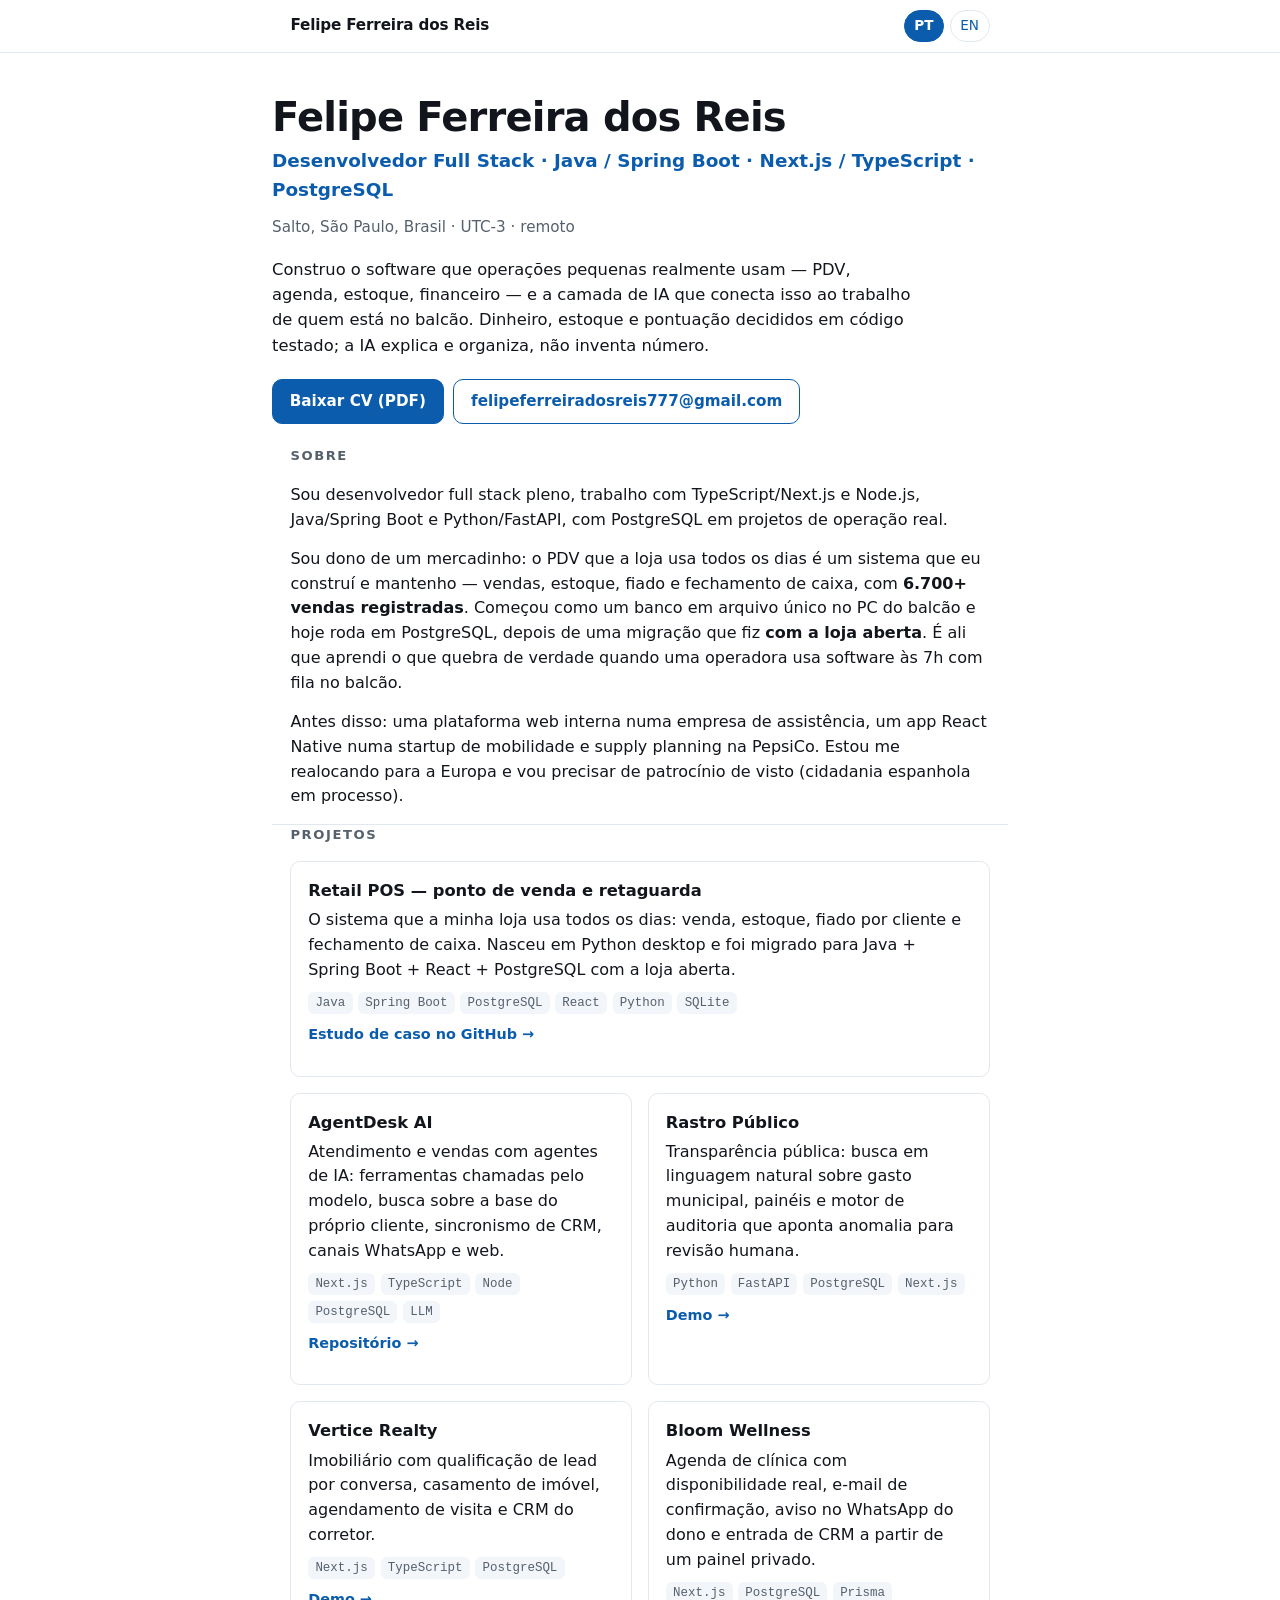
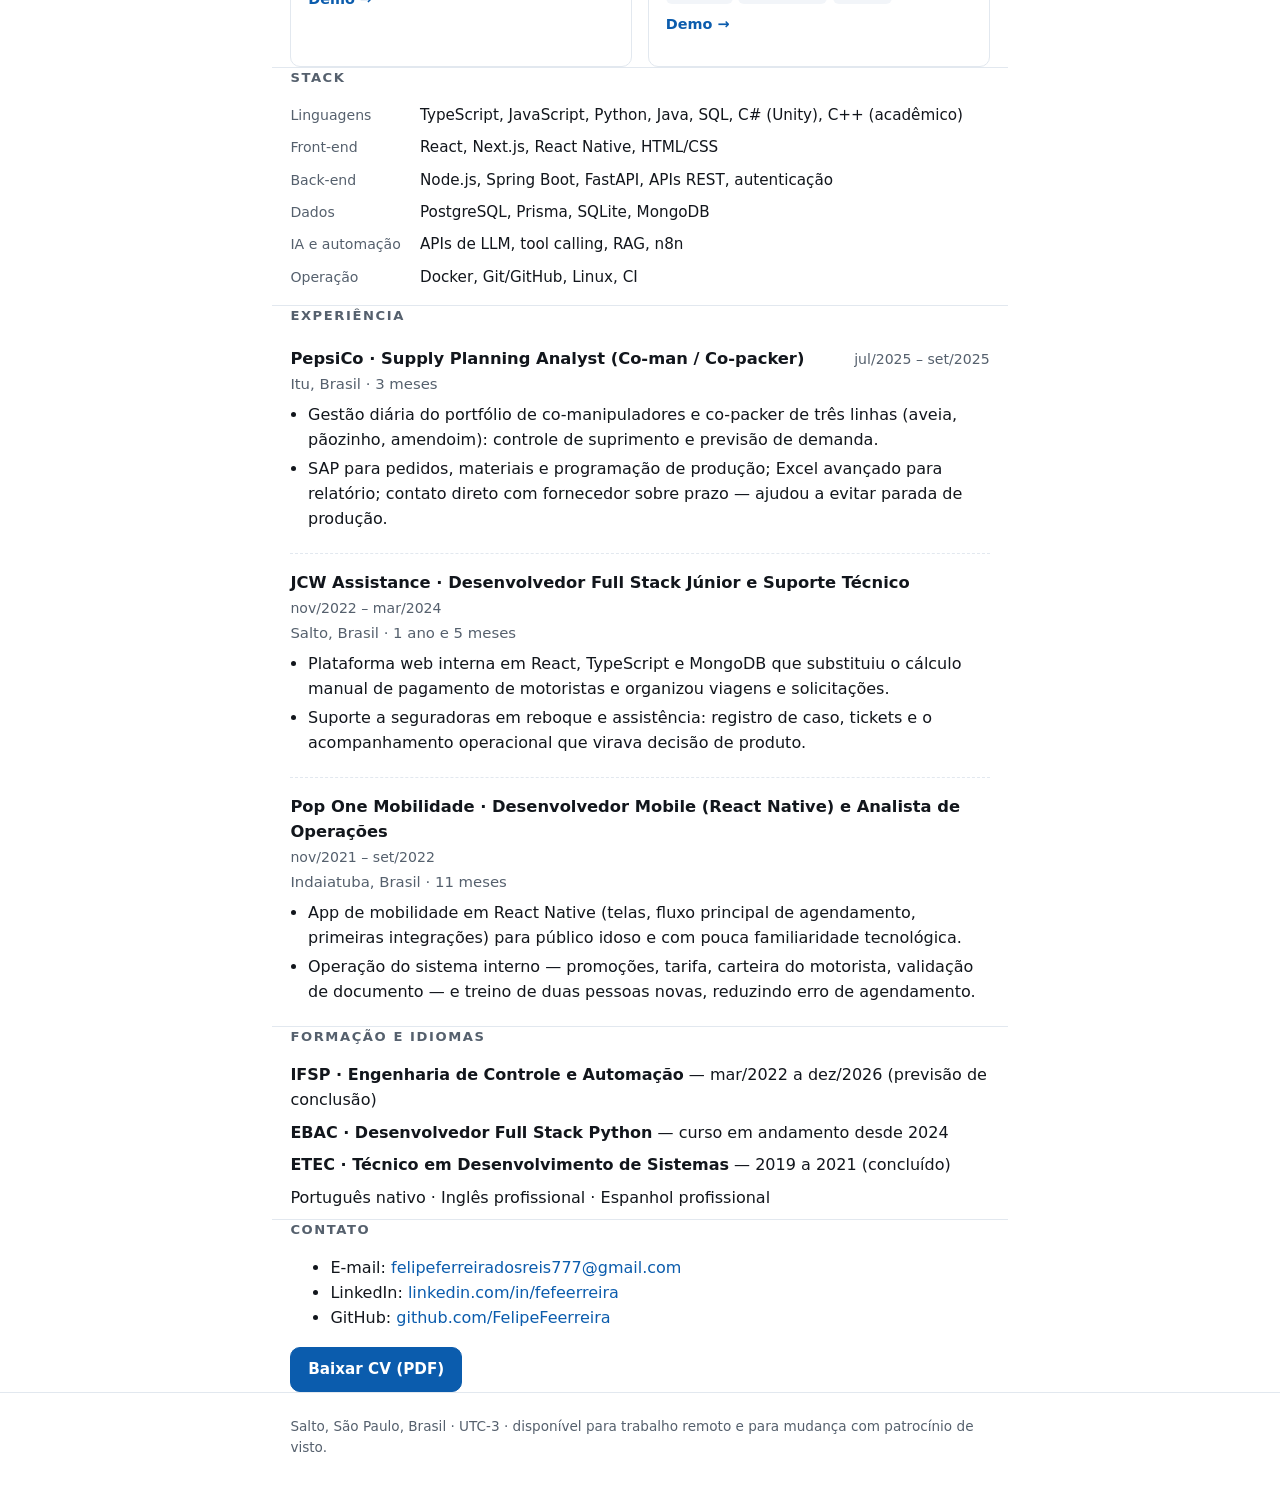
<file: index.html>
<!doctype html>
<html lang="pt-BR">
<head>
<meta charset="utf-8">
<meta name="viewport" content="width=device-width, initial-scale=1">
<title>Felipe Ferreira dos Reis — Desenvolvedor Full Stack</title>
<meta name="description" content="Desenvolvedor full stack em TypeScript/Next.js, Java/Spring Boot e Python/FastAPI. Construí e mantenho o PDV que roda no mercadinho da minha família.">
<meta name="theme-color" content="#0b5cad">
<link rel="stylesheet" href="style.css">
<link rel="alternate" hreflang="en" href="en.html">
</head>
<body>

<div class="top">
  <div class="wrap">
    <span class="name">Felipe Ferreira dos Reis</span>
    <nav class="lang" aria-label="Idioma">
      <span aria-current="true">PT</span>
      <a href="en.html" hreflang="en">EN</a>
    </nav>
  </div>
</div>

<header class="hero wrap">
  <h1>Felipe Ferreira dos Reis</h1>
  <p class="headline">Desenvolvedor Full Stack · Java / Spring Boot · Next.js / TypeScript · PostgreSQL</p>
  <p class="meta">Salto, São Paulo, Brasil · UTC-3 · remoto</p>
  <p class="lede">Construo o software que operações pequenas realmente usam — PDV, agenda, estoque, financeiro — e a camada de IA que conecta isso ao trabalho de quem está no balcão. Dinheiro, estoque e pontuação decididos em código testado; a IA explica e organiza, não inventa número.</p>
  <div class="actions">
    <a class="btn primary" href="felipe-ferreira-cv.pdf" download>Baixar CV (PDF)</a>
    <a class="btn ghost" href="mailto:felipeferreiradosreis777@gmail.com">felipeferreiradosreis777@gmail.com</a>
  </div>
</header>

<main>
  <section class="wrap" id="sobre">
    <h2>Sobre</h2>
    <p>Sou desenvolvedor full stack pleno, trabalho com TypeScript/Next.js e Node.js, Java/Spring Boot e Python/FastAPI, com PostgreSQL em projetos de operação real.</p>
    <p>Sou dono de um mercadinho: o PDV que a loja usa todos os dias é um sistema que eu construí e mantenho — vendas, estoque, fiado e fechamento de caixa, com <strong>6.700+ vendas registradas</strong>. Começou como um banco em arquivo único no PC do balcão e hoje roda em PostgreSQL, depois de uma migração que fiz <strong>com a loja aberta</strong>. É ali que aprendi o que quebra de verdade quando uma operadora usa software às 7h com fila no balcão.</p>
    <p>Antes disso: uma plataforma web interna numa empresa de assistência, um app React Native numa startup de mobilidade e supply planning na PepsiCo. Estou me realocando para a Europa e vou precisar de patrocínio de visto (cidadania espanhola em processo).</p>
  </section>

  <section class="wrap" id="projetos">
    <h2>Projetos</h2>
    <div class="projects">

      <article class="card wide">
        <h3>Retail POS — ponto de venda e retaguarda</h3>
        <p class="problem">O sistema que a minha loja usa todos os dias: venda, estoque, fiado por cliente e fechamento de caixa. Nasceu em Python desktop e foi migrado para Java + Spring Boot + React + PostgreSQL com a loja aberta.</p>
        <ul class="tags"><li>Java</li><li>Spring Boot</li><li>PostgreSQL</li><li>React</li><li>Python</li><li>SQLite</li></ul>
        <p class="links">
          <a href="https://github.com/FelipeFeerreira/retail-pos-case-study">Estudo de caso no GitHub →</a>
        </p>
      </article>

      <article class="card">
        <h3>AgentDesk AI</h3>
        <p class="problem">Atendimento e vendas com agentes de IA: ferramentas chamadas pelo modelo, busca sobre a base do próprio cliente, sincronismo de CRM, canais WhatsApp e web.</p>
        <ul class="tags"><li>Next.js</li><li>TypeScript</li><li>Node</li><li>PostgreSQL</li><li>LLM</li></ul>
        <p class="links"><a href="https://github.com/FelipeFeerreira/agentdesk-ai">Repositório →</a></p>
      </article>

      <article class="card">
        <h3>Rastro Público</h3>
        <p class="problem">Transparência pública: busca em linguagem natural sobre gasto municipal, painéis e motor de auditoria que aponta anomalia para revisão humana.</p>
        <ul class="tags"><li>Python</li><li>FastAPI</li><li>PostgreSQL</li><li>Next.js</li></ul>
        <p class="links"><a href="https://rastro-publico.vercel.app">Demo →</a></p>
      </article>

      <article class="card">
        <h3>Vertice Realty</h3>
        <p class="problem">Imobiliário com qualificação de lead por conversa, casamento de imóvel, agendamento de visita e CRM do corretor.</p>
        <ul class="tags"><li>Next.js</li><li>TypeScript</li><li>PostgreSQL</li></ul>
        <p class="links"><a href="https://vertice-realty.vercel.app">Demo →</a></p>
      </article>

      <article class="card">
        <h3>Bloom Wellness</h3>
        <p class="problem">Agenda de clínica com disponibilidade real, e-mail de confirmação, aviso no WhatsApp do dono e entrada de CRM a partir de um painel privado.</p>
        <ul class="tags"><li>Next.js</li><li>PostgreSQL</li><li>Prisma</li></ul>
        <p class="links"><a href="https://bloom-wellnessdefinitive.vercel.app">Demo →</a></p>
      </article>

    </div>
  </section>

  <section class="wrap" id="stack">
    <h2>Stack</h2>
    <dl class="stack">
      <div><dt>Linguagens</dt><dd>TypeScript, JavaScript, Python, Java, SQL, C# (Unity), C++ (acadêmico)</dd></div>
      <div><dt>Front-end</dt><dd>React, Next.js, React Native, HTML/CSS</dd></div>
      <div><dt>Back-end</dt><dd>Node.js, Spring Boot, FastAPI, APIs REST, autenticação</dd></div>
      <div><dt>Dados</dt><dd>PostgreSQL, Prisma, SQLite, MongoDB</dd></div>
      <div><dt>IA e automação</dt><dd>APIs de LLM, tool calling, RAG, n8n</dd></div>
      <div><dt>Operação</dt><dd>Docker, Git/GitHub, Linux, CI</dd></div>
    </dl>
  </section>

  <section class="wrap" id="experiencia">
    <h2>Experiência</h2>

    <div class="job">
      <div class="head"><h3>PepsiCo · Supply Planning Analyst (Co-man / Co-packer)</h3><span class="when">jul/2025 – set/2025</span></div>
      <p class="role">Itu, Brasil · 3 meses</p>
      <ul>
        <li>Gestão diária do portfólio de co-manipuladores e co-packer de três linhas (aveia, pãozinho, amendoim): controle de suprimento e previsão de demanda.</li>
        <li>SAP para pedidos, materiais e programação de produção; Excel avançado para relatório; contato direto com fornecedor sobre prazo — ajudou a evitar parada de produção.</li>
      </ul>
    </div>

    <div class="job">
      <div class="head"><h3>JCW Assistance · Desenvolvedor Full Stack Júnior e Suporte Técnico</h3><span class="when">nov/2022 – mar/2024</span></div>
      <p class="role">Salto, Brasil · 1 ano e 5 meses</p>
      <ul>
        <li>Plataforma web interna em React, TypeScript e MongoDB que substituiu o cálculo manual de pagamento de motoristas e organizou viagens e solicitações.</li>
        <li>Suporte a seguradoras em reboque e assistência: registro de caso, tickets e o acompanhamento operacional que virava decisão de produto.</li>
      </ul>
    </div>

    <div class="job">
      <div class="head"><h3>Pop One Mobilidade · Desenvolvedor Mobile (React Native) e Analista de Operações</h3><span class="when">nov/2021 – set/2022</span></div>
      <p class="role">Indaiatuba, Brasil · 11 meses</p>
      <ul>
        <li>App de mobilidade em React Native (telas, fluxo principal de agendamento, primeiras integrações) para público idoso e com pouca familiaridade tecnológica.</li>
        <li>Operação do sistema interno — promoções, tarifa, carteira do motorista, validação de documento — e treino de duas pessoas novas, reduzindo erro de agendamento.</li>
      </ul>
    </div>
  </section>

  <section class="wrap edu" id="formacao">
    <h2>Formação e idiomas</h2>
    <p><b>IFSP · Engenharia de Controle e Automação</b> — mar/2022 a dez/2026 (previsão de conclusão)</p>
    <p><b>EBAC · Desenvolvedor Full Stack Python</b> — curso em andamento desde 2024</p>
    <p><b>ETEC · Técnico em Desenvolvimento de Sistemas</b> — 2019 a 2021 (concluído)</p>
    <p>Português nativo · Inglês profissional · Espanhol profissional</p>
  </section>

  <section class="wrap" id="contato">
    <h2>Contato</h2>
    <ul>
      <li>E-mail: <a href="mailto:felipeferreiradosreis777@gmail.com">felipeferreiradosreis777@gmail.com</a></li>
      <li>LinkedIn: <a href="https://linkedin.com/in/fefeerreira">linkedin.com/in/fefeerreira</a></li>
      <li>GitHub: <a href="https://github.com/FelipeFeerreira">github.com/FelipeFeerreira</a></li>
    </ul>
    <div class="actions">
      <a class="btn primary" href="felipe-ferreira-cv.pdf" download>Baixar CV (PDF)</a>
    </div>
  </section>
</main>

<footer>
  <div class="wrap">Salto, São Paulo, Brasil · UTC-3 · disponível para trabalho remoto e para mudança com patrocínio de visto.</div>
</footer>

</body>
</html>
</file>
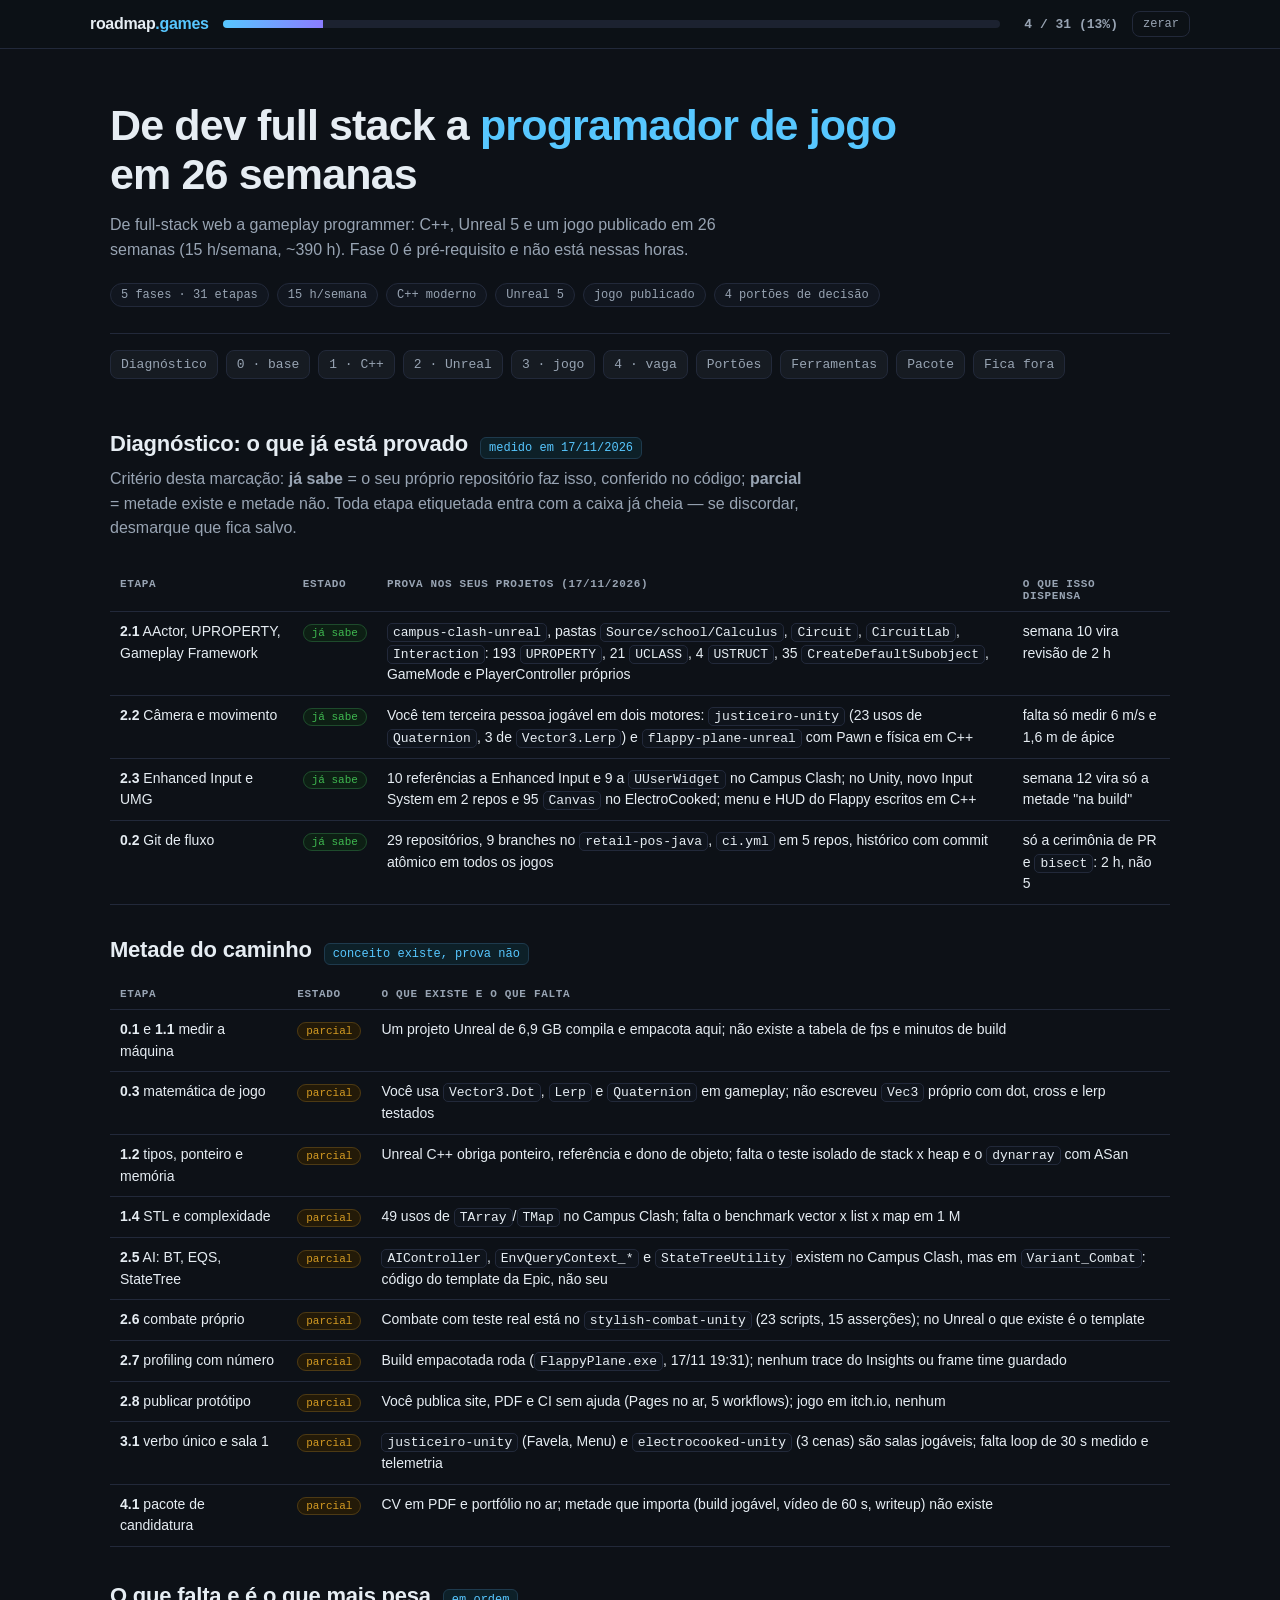
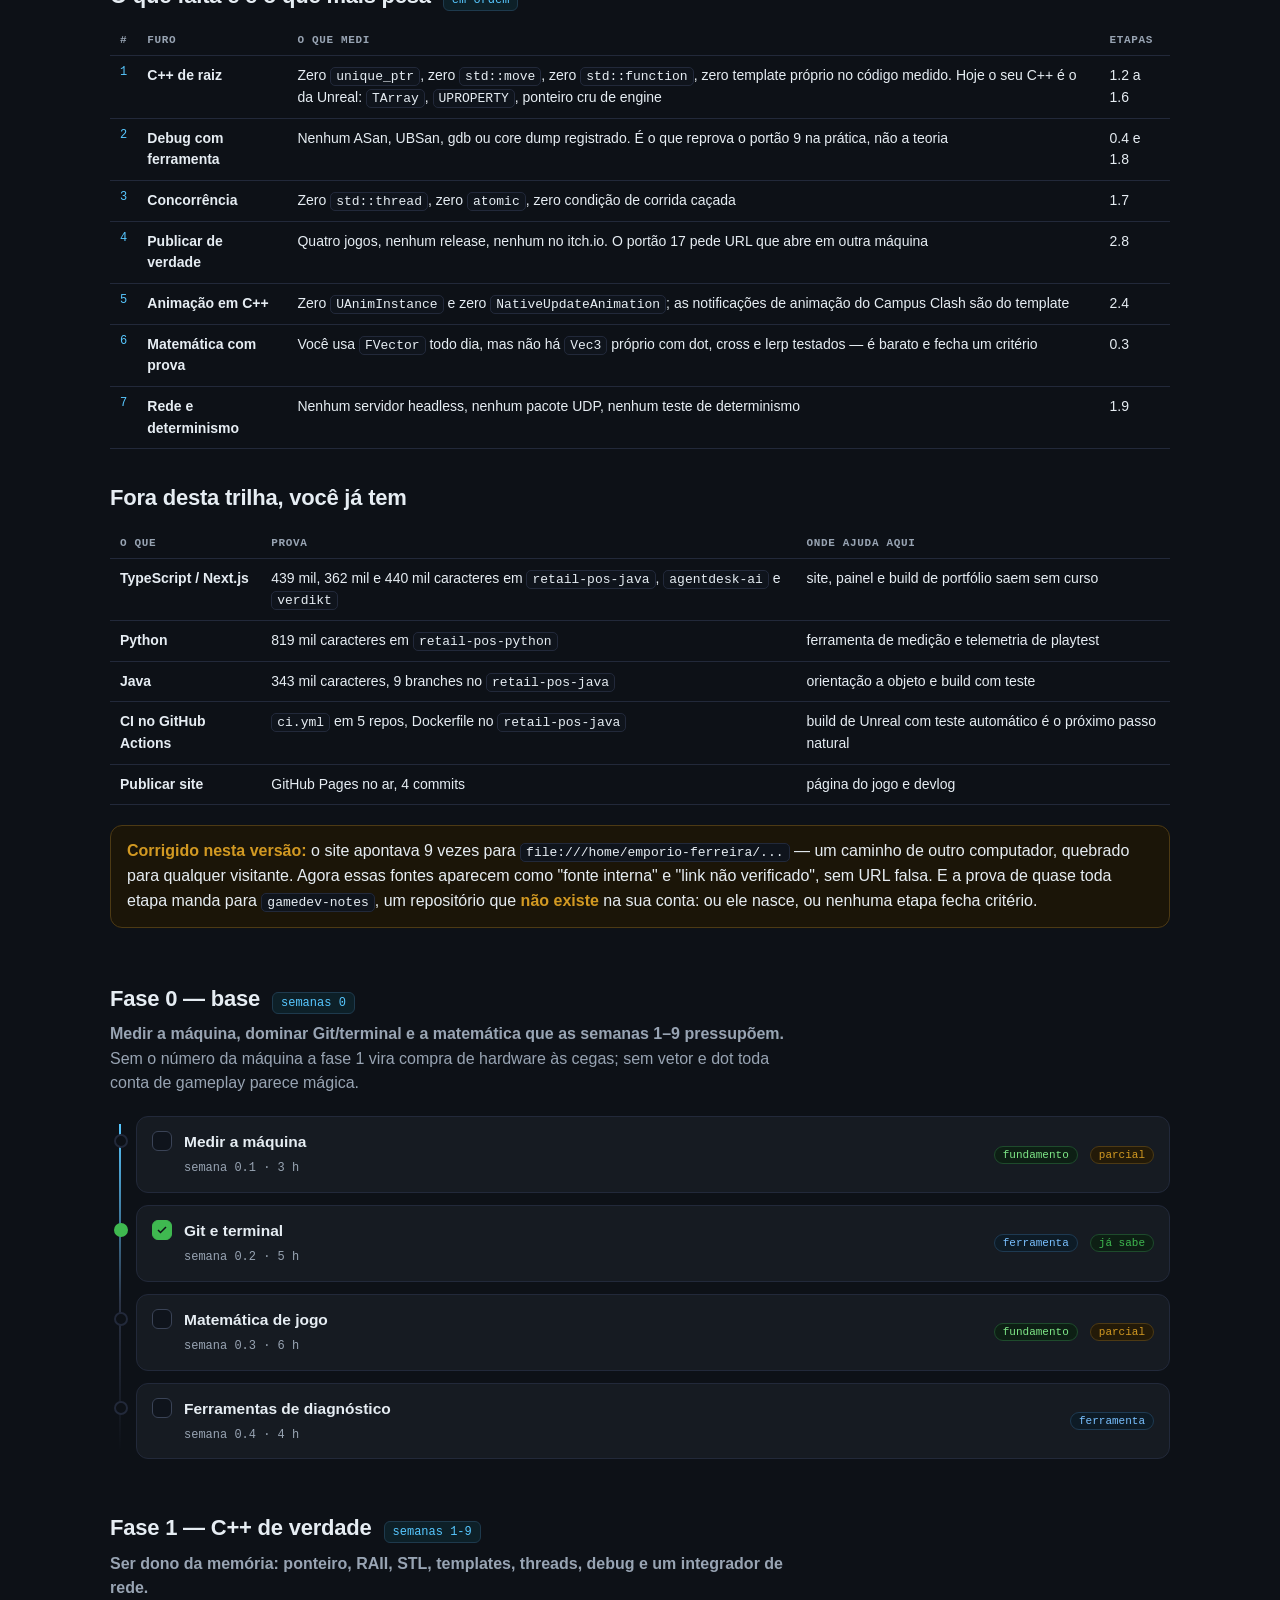
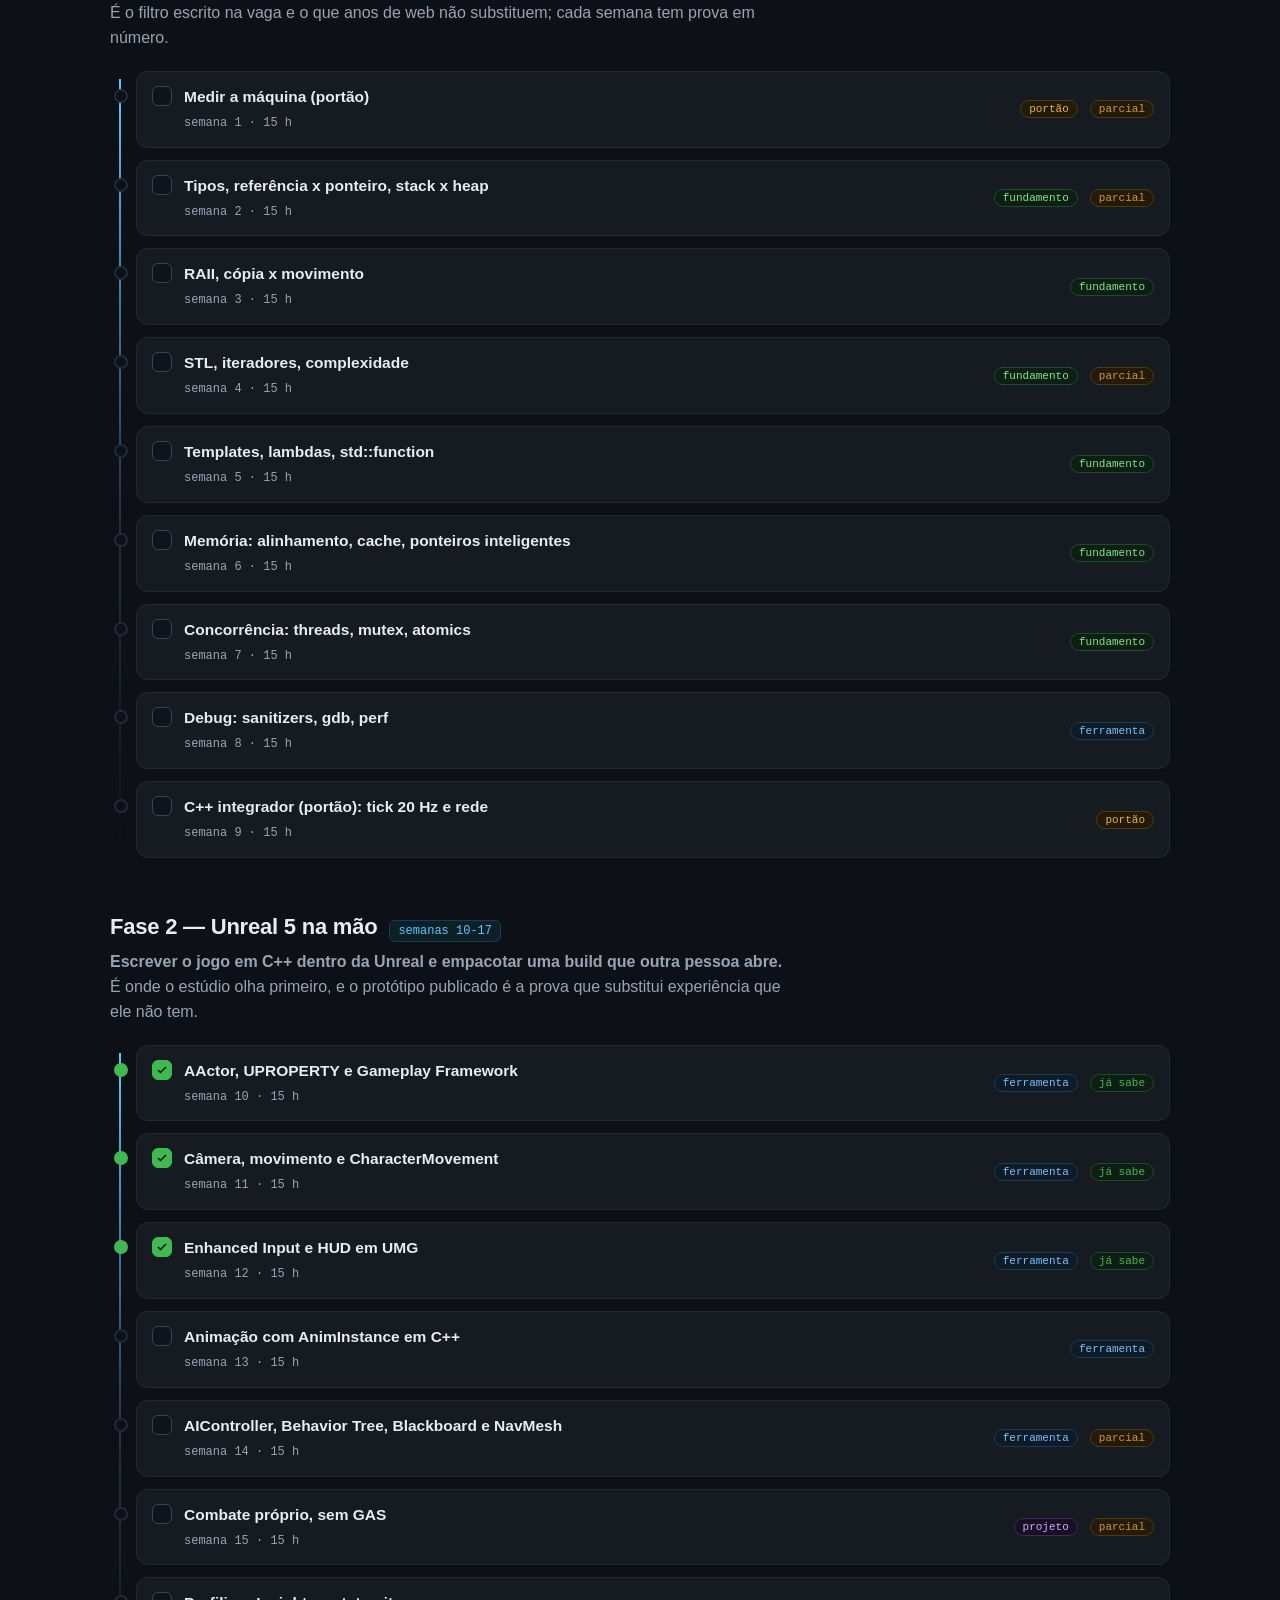
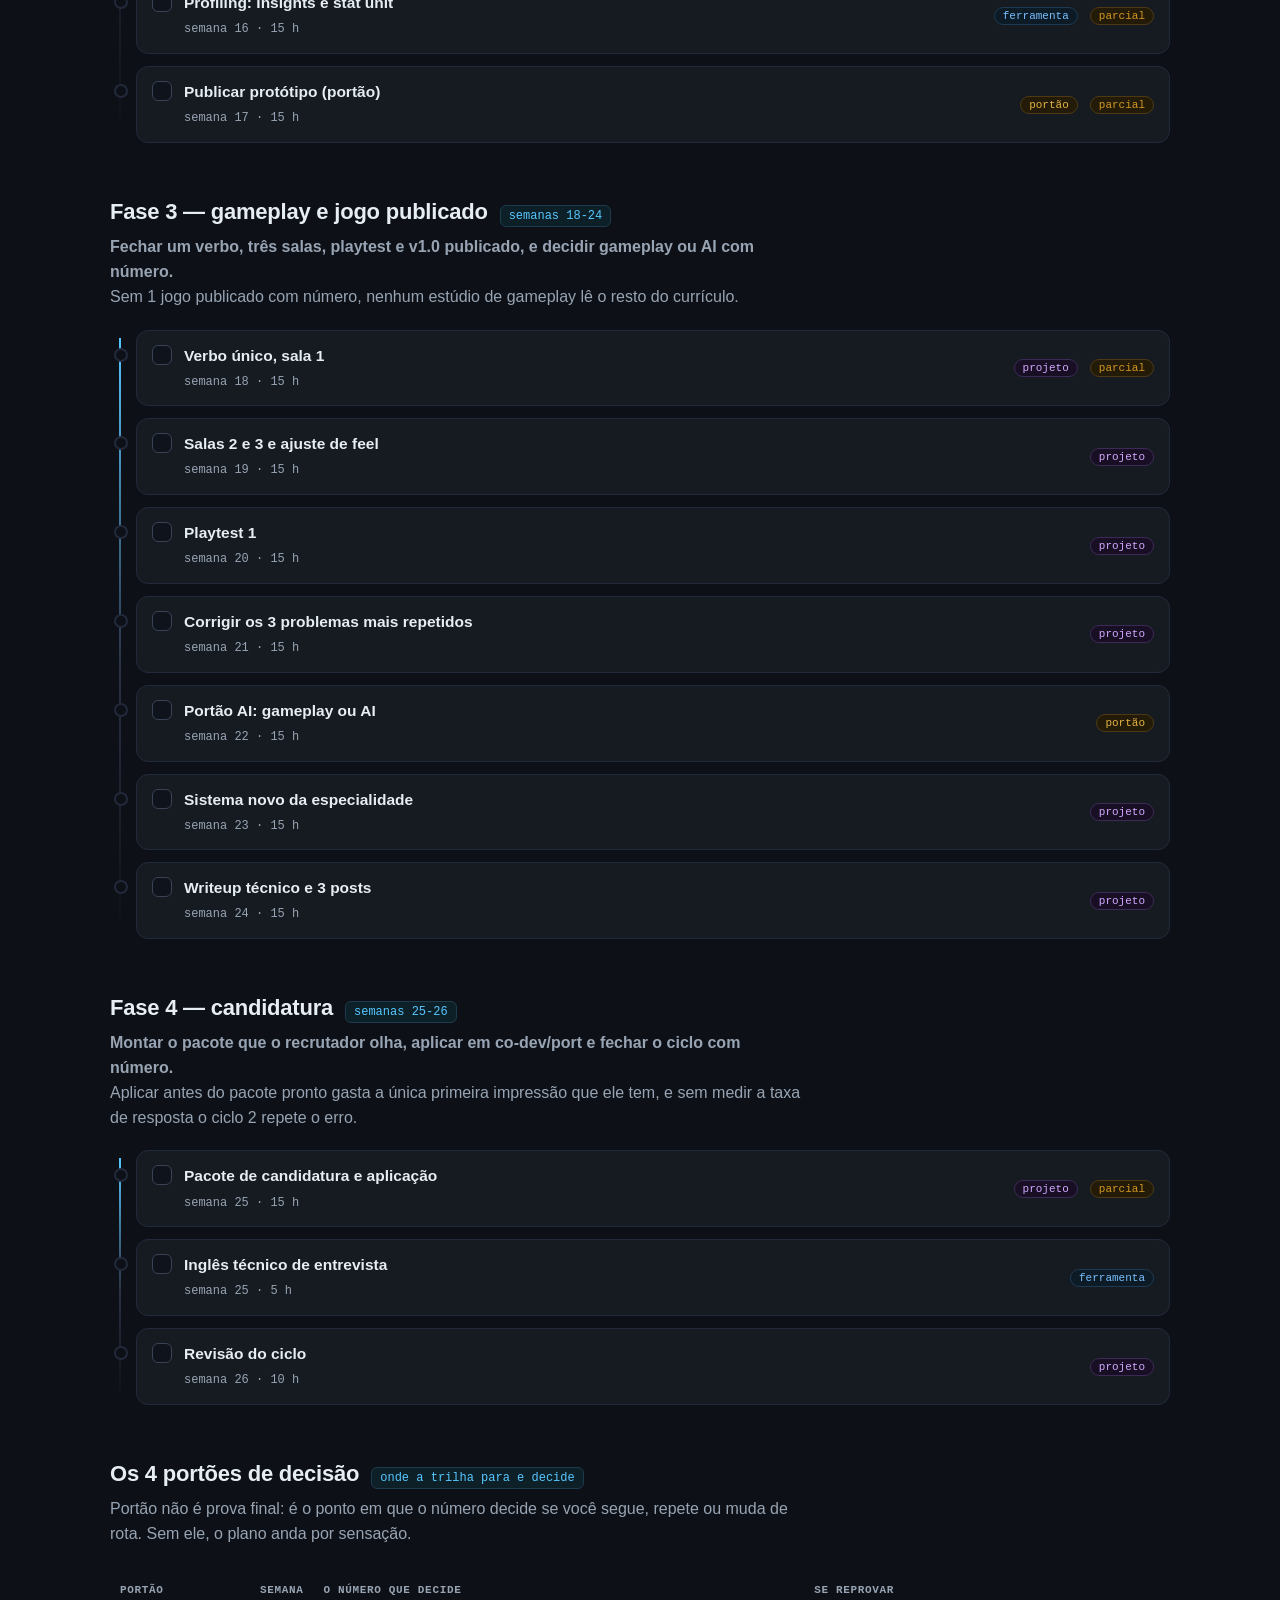
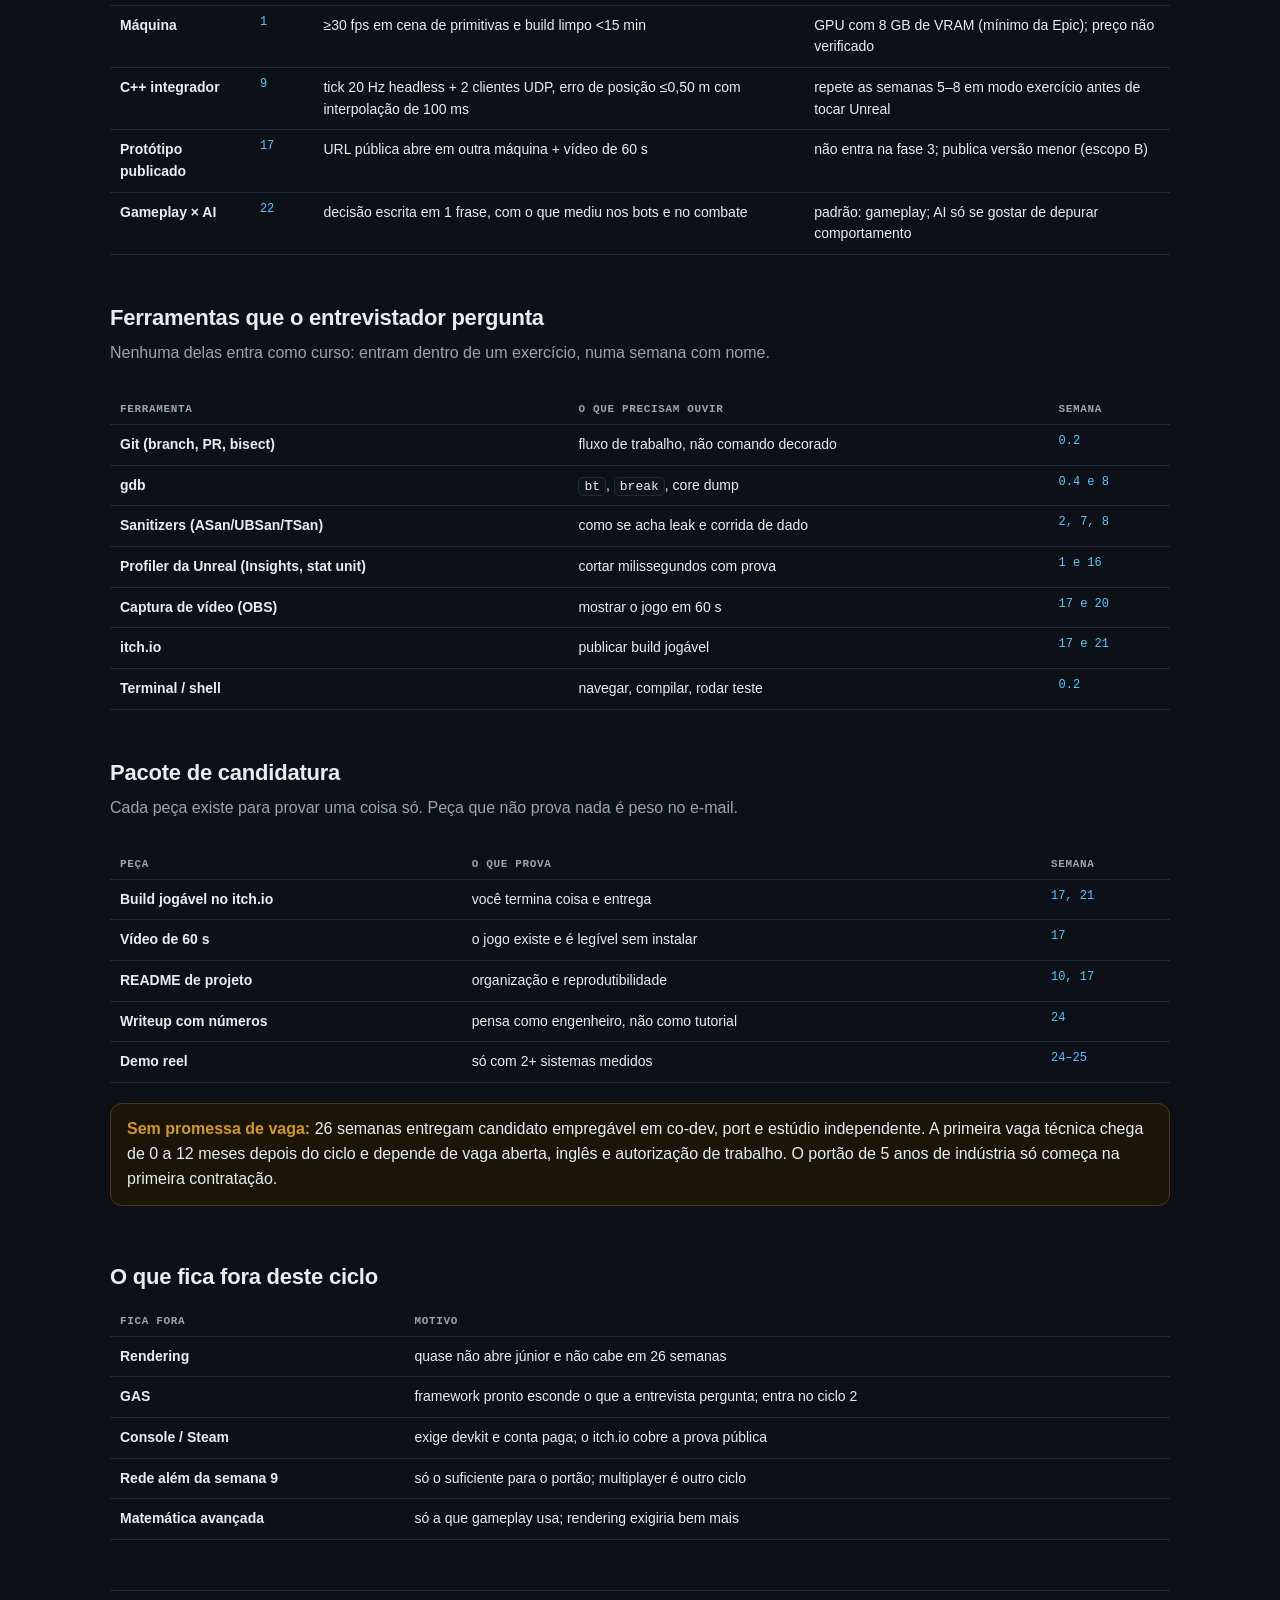
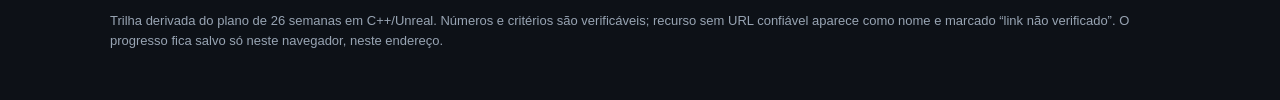
<file: roadmap-games/index.html>
<!DOCTYPE html>
<html lang="pt-BR">
<head>
<meta charset="utf-8">
<meta name="viewport" content="width=device-width, initial-scale=1">
<link rel="icon" href="data:image/svg+xml,%3Csvg xmlns='http://www.w3.org/2000/svg' viewBox='0 0 32 32'%3E%3Crect width='32' height='32' rx='8' fill='%230d1117'/%3E%3Cpath d='M8 24V10h4v10h4V14h4v6h4v4z' fill='%2357c7ff'/%3E%3C/svg%3E">
<title>Roadmap — de dev full stack a programador de jogo (26 semanas)</title>
<meta name="description" content="Trilha de 26 semanas: C++, Unreal 5, gameplay, jogo publicado e candidatura. Cada semana com exercício e critério numérico.">
<style>
  :root{
    --bg:#0d1117; --bg2:#11161f; --card:#161b22; --line:#22293a;
    --txt:#e6edf3; --dim:#98a4b3; --accent:#57c7ff; --accent2:#8b7cff;
    --ok:#3fb950; --warn:#d29922; --mono:ui-monospace,SFMono-Regular,Menlo,Consolas,monospace;
  }
  *{box-sizing:border-box}
  body{margin:0;background:var(--bg);color:var(--txt);font:16px/1.55 -apple-system,BlinkMacSystemFont,"Segoe UI",Roboto,Helvetica,Arial,sans-serif}
  a{color:var(--accent)}
  code{font:13px var(--mono);background:#0f141c;border:1px solid var(--line);padding:1px 5px;border-radius:5px}
  header{position:sticky;top:0;z-index:20;background:rgba(13,17,23,.94);backdrop-filter:blur(8px);border-bottom:1px solid var(--line)}
  .wrap{max-width:1100px;margin:0 auto;padding:0 20px}
  .hrow{display:flex;align-items:center;gap:14px;padding:11px 0}
  .logo{font-weight:700;letter-spacing:-.02em;white-space:nowrap}
  .logo span{color:var(--accent)}
  .bar{flex:1;height:8px;background:#1c2230;border-radius:99px;overflow:hidden;min-width:60px}
  .bar i{display:block;height:100%;width:0;background:linear-gradient(90deg,var(--accent),var(--accent2));transition:width .3s}
  .pct{font:600 13px var(--mono);color:var(--dim);min-width:104px;text-align:right}
  .reset{font:12px var(--mono);background:transparent;color:var(--dim);border:1px solid var(--line);border-radius:8px;padding:5px 10px;cursor:pointer}
  .reset:hover{color:var(--txt);border-color:var(--accent)}
  .hero{padding:52px 0 26px;border-bottom:1px solid var(--line)}
  h1{font-size:clamp(27px,4.1vw,43px);line-height:1.14;margin:0 0 14px;letter-spacing:-.02em}
  h1 em{font-style:normal;color:var(--accent)}
  .lead{color:var(--dim);max-width:72ch;margin:0 0 20px}
  .chips{display:flex;flex-wrap:wrap;gap:8px}
  .chip{font:12px var(--mono);color:var(--dim);border:1px solid var(--line);padding:4px 10px;border-radius:99px;background:var(--bg2)}
  .t-sabe{color:#3fb950;border:1px solid #1e4b2c;background:#0d1f14}
  .t-parc{color:#d29922;border:1px solid #4d3a14;background:#231a08}
  nav.toc{display:flex;gap:8px;flex-wrap:wrap;padding:16px 0}
  nav.toc a{font:13px var(--mono);text-decoration:none;color:var(--dim);border:1px solid var(--line);padding:6px 10px;border-radius:8px;background:var(--card)}
  nav.toc a:hover{color:var(--txt);border-color:var(--accent)}
  section{padding:32px 0 8px}
  .fase-top{display:flex;align-items:baseline;gap:12px;flex-wrap:wrap;margin-bottom:4px}
  h2{font-size:22px;margin:0;letter-spacing:-.01em}
  .sem{font:12px var(--mono);color:var(--accent);border:1px solid #1e3a4d;background:#0d2028;padding:3px 8px;border-radius:6px}
  .obj{color:var(--dim);margin:6px 0 20px;max-width:78ch}
  .trilha{position:relative;padding-left:26px}
  .trilha:before{content:"";position:absolute;left:9px;top:8px;bottom:8px;width:2px;background:linear-gradient(180deg,var(--accent),#2a3244 55%,transparent)}
  .no{position:relative;margin-bottom:12px}
  .no:before{content:"";position:absolute;left:-22px;top:18px;width:10px;height:10px;border-radius:50%;background:var(--bg);border:2px solid var(--line)}
  .no.done:before{background:var(--ok);border-color:var(--ok)}
  details{background:var(--card);border:1px solid var(--line);border-radius:12px;overflow:hidden}
  details[open]{border-color:#2b3a52}
  summary{list-style:none;cursor:pointer;display:flex;gap:12px;align-items:flex-start;padding:13px 15px}
  summary::-webkit-details-marker{display:none}
  .ck{flex:0 0 auto;width:20px;height:20px;border:1.5px solid #3a4356;border-radius:6px;margin-top:1px;display:grid;place-items:center;background:#0f141c;cursor:pointer}
  .ck:hover{border-color:var(--accent)}
  .ck.on{background:var(--ok);border-color:var(--ok)}
  .ck svg{width:12px;height:12px;stroke:#0d1117;stroke-width:3;fill:none;opacity:0}
  .ck.on svg{opacity:1}
  .st{flex:1;min-width:0}
  .st b{display:block;font-size:15.5px;font-weight:600}
  .st small{color:var(--dim);font:12px var(--mono)}
  .tag{font:11px var(--mono);padding:2px 8px;border-radius:99px;white-space:nowrap;align-self:center}
  .t-fund{color:#7ee787;border:1px solid #1e4b2c;background:#0d1f14}
  .t-ferr{color:#79c0ff;border:1px solid #1e3a52;background:#0d1b26}
  .t-proj{color:#d2a8ff;border:1px solid #3d2a56;background:#180f24}
  .t-port{color:#e3b341;border:1px solid #4d3a14;background:#231a08}
  .body{padding:0 15px 16px;border-top:1px solid var(--line);margin-top:2px}
  .grid{display:grid;grid-template-columns:1fr 1fr;gap:16px;padding-top:13px}
  @media(max-width:760px){.grid{grid-template-columns:1fr}}
  .body h4{font:600 11px var(--mono);text-transform:uppercase;letter-spacing:.08em;color:var(--dim);margin:0 0 7px}
  .body ul{margin:0;padding-left:17px}
  .body li{margin:3px 0;font-size:14.5px}
  .box{background:#0f141c;border-left:3px solid var(--line);padding:9px 12px;border-radius:0 8px 8px 0;margin-top:8px;font-size:14.5px}
  .box b{font:600 11px var(--mono);letter-spacing:.06em;text-transform:uppercase;display:block;margin-bottom:2px;color:var(--dim)}
  .crit{border-left-color:var(--warn)} .crit b{color:var(--warn)}
  .prova{border-left-color:var(--accent2)} .prova b{color:var(--accent2)}
  .ex{border-left-color:var(--accent)} .ex b{color:var(--accent)}
  table{width:100%;border-collapse:collapse;margin:8px 0 6px;font-size:14px}
  th,td{text-align:left;padding:9px 10px;border-bottom:1px solid var(--line);vertical-align:top}
  th{font:600 11px var(--mono);text-transform:uppercase;letter-spacing:.06em;color:var(--dim)}
  td.n{font:12px var(--mono);color:var(--accent);white-space:nowrap}
  .nota{border:1px solid #4d3a14;background:#1b1508;border-radius:12px;padding:13px 16px;margin:14px 0}
  .nota b{color:var(--warn)}
  .tblwrap{overflow-x:auto}
  footer{border-top:1px solid var(--line);margin-top:36px;padding:20px 0 40px;color:var(--dim);font-size:13px}
</style>
</head>
<body>
<header>
  <div class="wrap hrow">
    <div class="logo">roadmap<span>.games</span></div>
    <div class="bar"><i id="bar"></i></div>
    <div class="pct" id="pct">0 / 0</div>
    <button class="reset" id="reset" title="Zerar progresso">zerar</button>
  </div>
</header>

<div class="wrap">
  <div class="hero">
    <h1>De dev full stack a <em>programador de jogo</em><br>em 26 semanas</h1>
    <p class="lead">De full-stack web a gameplay programmer: C++, Unreal 5 e um jogo publicado em 26 semanas (15 h/semana, ~390 h). Fase 0 é pré-requisito e não está nessas horas.</p>
    <div class="chips">
      <span class="chip">5 fases · 31 etapas</span>
      <span class="chip">15 h/semana</span>
      <span class="chip">C++ moderno</span>
      <span class="chip">Unreal 5</span>
      <span class="chip">jogo publicado</span>
      <span class="chip">4 portões de decisão</span>
    </div>
  </div>

  <nav class="toc">
    <a href="#diagnostico">Diagnóstico</a>
    <a href="#f0">0 · base</a>
    <a href="#f1">1 · C++</a>
    <a href="#f2">2 · Unreal</a>
    <a href="#f3">3 · jogo</a>
    <a href="#f4">4 · vaga</a>
    <a href="#portoes">Portões</a>
    <a href="#ferramentas">Ferramentas</a>
    <a href="#pacote">Pacote</a>
    <a href="#fora">Fica fora</a>
  </nav>

  <section id="diagnostico">
    <div class="fase-top"><h2>Diagnóstico: o que já está provado</h2><span class="sem">medido em 17/11/2026</span></div>
    <p class="obj">Critério desta marcação: <b>já sabe</b> = o seu próprio repositório faz isso, conferido no código; <b>parcial</b> = metade existe e metade não. Toda etapa etiquetada entra com a caixa já cheia — se discordar, desmarque que fica salvo.</p>

    <div class="tblwrap"><table>
      <thead><tr><th>Etapa</th><th>Estado</th><th>Prova nos seus projetos (17/11/2026)</th><th>O que isso dispensa</th></tr></thead>
      <tbody>
        <tr><td><b>2.1</b> AActor, UPROPERTY, Gameplay Framework</td><td><span class="tag t-sabe">já sabe</span></td><td><code>campus-clash-unreal</code>, pastas <code>Source/school/Calculus</code>, <code>Circuit</code>, <code>CircuitLab</code>, <code>Interaction</code>: 193 <code>UPROPERTY</code>, 21 <code>UCLASS</code>, 4 <code>USTRUCT</code>, 35 <code>CreateDefaultSubobject</code>, GameMode e PlayerController próprios</td><td>semana 10 vira revisão de 2 h</td></tr>
        <tr><td><b>2.2</b> Câmera e movimento</td><td><span class="tag t-sabe">já sabe</span></td><td>Você tem terceira pessoa jogável em dois motores: <code>justiceiro-unity</code> (23 usos de <code>Quaternion</code>, 3 de <code>Vector3.Lerp</code>) e <code>flappy-plane-unreal</code> com Pawn e física em C++</td><td>falta só medir 6 m/s e 1,6 m de ápice</td></tr>
        <tr><td><b>2.3</b> Enhanced Input e UMG</td><td><span class="tag t-sabe">já sabe</span></td><td>10 referências a Enhanced Input e 9 a <code>UUserWidget</code> no Campus Clash; no Unity, novo Input System em 2 repos e 95 <code>Canvas</code> no ElectroCooked; menu e HUD do Flappy escritos em C++</td><td>semana 12 vira só a metade "na build"</td></tr>
        <tr><td><b>0.2</b> Git de fluxo</td><td><span class="tag t-sabe">já sabe</span></td><td>29 repositórios, 9 branches no <code>retail-pos-java</code>, <code>ci.yml</code> em 5 repos, histórico com commit atômico em todos os jogos</td><td>só a cerimônia de PR e <code>bisect</code>: 2 h, não 5</td></tr>
      </tbody>
    </table></div>

    <div class="fase-top" style="margin-top:22px"><h2>Metade do caminho</h2><span class="sem">conceito existe, prova não</span></div>
    <div class="tblwrap"><table>
      <thead><tr><th>Etapa</th><th>Estado</th><th>O que existe e o que falta</th></tr></thead>
      <tbody>
        <tr><td><b>0.1</b> e <b>1.1</b> medir a máquina</td><td><span class="tag t-parc">parcial</span></td><td>Um projeto Unreal de 6,9 GB compila e empacota aqui; não existe a tabela de fps e minutos de build</td></tr>
        <tr><td><b>0.3</b> matemática de jogo</td><td><span class="tag t-parc">parcial</span></td><td>Você usa <code>Vector3.Dot</code>, <code>Lerp</code> e <code>Quaternion</code> em gameplay; não escreveu <code>Vec3</code> próprio com dot, cross e lerp testados</td></tr>
        <tr><td><b>1.2</b> tipos, ponteiro e memória</td><td><span class="tag t-parc">parcial</span></td><td>Unreal C++ obriga ponteiro, referência e dono de objeto; falta o teste isolado de stack x heap e o <code>dynarray</code> com ASan</td></tr>
        <tr><td><b>1.4</b> STL e complexidade</td><td><span class="tag t-parc">parcial</span></td><td>49 usos de <code>TArray</code>/<code>TMap</code> no Campus Clash; falta o benchmark vector x list x map em 1 M</td></tr>
        <tr><td><b>2.5</b> AI: BT, EQS, StateTree</td><td><span class="tag t-parc">parcial</span></td><td><code>AIController</code>, <code>EnvQueryContext_*</code> e <code>StateTreeUtility</code> existem no Campus Clash, mas em <code>Variant_Combat</code>: código do template da Epic, não seu</td></tr>
        <tr><td><b>2.6</b> combate próprio</td><td><span class="tag t-parc">parcial</span></td><td>Combate com teste real está no <code>stylish-combat-unity</code> (23 scripts, 15 asserções); no Unreal o que existe é o template</td></tr>
        <tr><td><b>2.7</b> profiling com número</td><td><span class="tag t-parc">parcial</span></td><td>Build empacotada roda (<code>FlappyPlane.exe</code>, 17/11 19:31); nenhum trace do Insights ou frame time guardado</td></tr>
        <tr><td><b>2.8</b> publicar protótipo</td><td><span class="tag t-parc">parcial</span></td><td>Você publica site, PDF e CI sem ajuda (Pages no ar, 5 workflows); jogo em itch.io, nenhum</td></tr>
        <tr><td><b>3.1</b> verbo único e sala 1</td><td><span class="tag t-parc">parcial</span></td><td><code>justiceiro-unity</code> (Favela, Menu) e <code>electrocooked-unity</code> (3 cenas) são salas jogáveis; falta loop de 30 s medido e telemetria</td></tr>
        <tr><td><b>4.1</b> pacote de candidatura</td><td><span class="tag t-parc">parcial</span></td><td>CV em PDF e portfólio no ar; metade que importa (build jogável, vídeo de 60 s, writeup) não existe</td></tr>
      </tbody>
    </table></div>

    <div class="fase-top" style="margin-top:26px"><h2>O que falta e é o que mais pesa</h2><span class="sem">em ordem</span></div>
    <div class="tblwrap"><table>
      <thead><tr><th>#</th><th>Furo</th><th>O que medi</th><th>Etapas</th></tr></thead>
      <tbody>
        <tr><td class="n">1</td><td><b>C++ de raiz</b></td><td>Zero <code>unique_ptr</code>, zero <code>std::move</code>, zero <code>std::function</code>, zero template próprio no código medido. Hoje o seu C++ é o da Unreal: <code>TArray</code>, <code>UPROPERTY</code>, ponteiro cru de engine</td><td>1.2 a 1.6</td></tr>
        <tr><td class="n">2</td><td><b>Debug com ferramenta</b></td><td>Nenhum ASan, UBSan, gdb ou core dump registrado. É o que reprova o portão 9 na prática, não a teoria</td><td>0.4 e 1.8</td></tr>
        <tr><td class="n">3</td><td><b>Concorrência</b></td><td>Zero <code>std::thread</code>, zero <code>atomic</code>, zero condição de corrida caçada</td><td>1.7</td></tr>
        <tr><td class="n">4</td><td><b>Publicar de verdade</b></td><td>Quatro jogos, nenhum release, nenhum no itch.io. O portão 17 pede URL que abre em outra máquina</td><td>2.8</td></tr>
        <tr><td class="n">5</td><td><b>Animação em C++</b></td><td>Zero <code>UAnimInstance</code> e zero <code>NativeUpdateAnimation</code>; as notificações de animação do Campus Clash são do template</td><td>2.4</td></tr>
        <tr><td class="n">6</td><td><b>Matemática com prova</b></td><td>Você usa <code>FVector</code> todo dia, mas não há <code>Vec3</code> próprio com dot, cross e lerp testados — é barato e fecha um critério</td><td>0.3</td></tr>
        <tr><td class="n">7</td><td><b>Rede e determinismo</b></td><td>Nenhum servidor headless, nenhum pacote UDP, nenhum teste de determinismo</td><td>1.9</td></tr>
      </tbody>
    </table></div>

    <div class="fase-top" style="margin-top:26px"><h2>Fora desta trilha, você já tem</h2></div>
    <div class="tblwrap"><table>
      <thead><tr><th>O que</th><th>Prova</th><th>Onde ajuda aqui</th></tr></thead>
      <tbody>
        <tr><td><b>TypeScript / Next.js</b></td><td>439 mil, 362 mil e 440 mil caracteres em <code>retail-pos-java</code>, <code>agentdesk-ai</code> e <code>verdikt</code></td><td>site, painel e build de portfólio saem sem curso</td></tr>
        <tr><td><b>Python</b></td><td>819 mil caracteres em <code>retail-pos-python</code></td><td>ferramenta de medição e telemetria de playtest</td></tr>
        <tr><td><b>Java</b></td><td>343 mil caracteres, 9 branches no <code>retail-pos-java</code></td><td>orientação a objeto e build com teste</td></tr>
        <tr><td><b>CI no GitHub Actions</b></td><td><code>ci.yml</code> em 5 repos, Dockerfile no <code>retail-pos-java</code></td><td>build de Unreal com teste automático é o próximo passo natural</td></tr>
        <tr><td><b>Publicar site</b></td><td>GitHub Pages no ar, 4 commits</td><td>página do jogo e devlog</td></tr>
      </tbody>
    </table></div>

    <div class="nota"><b>Corrigido nesta versão:</b> o site apontava 9 vezes para <code>file:///home/emporio-ferreira/...</code> — um caminho de outro computador, quebrado para qualquer visitante. Agora essas fontes aparecem como "fonte interna" e "link não verificado", sem URL falsa. E a prova de quase toda etapa manda para <code>gamedev-notes</code>, um repositório que <b>não existe</b> na sua conta: ou ele nasce, ou nenhuma etapa fecha critério.</div>
  </section>

  <div id="app"></div>

  <section id="portoes">
    <div class="fase-top"><h2>Os 4 portões de decisão</h2><span class="sem">onde a trilha para e decide</span></div>
    <p class="obj">Portão não é prova final: é o ponto em que o número decide se você segue, repete ou muda de rota. Sem ele, o plano anda por sensação.</p>
    <div class="tblwrap"><table>
      <thead><tr><th>Portão</th><th>Semana</th><th>O número que decide</th><th>Se reprovar</th></tr></thead>
      <tbody>
      <tr><td><b>Máquina</b></td><td class='n'>1</td><td>≥30 fps em cena de primitivas e build limpo &lt;15 min</td><td>GPU com 8 GB de VRAM (mínimo da Epic); preço não verificado</td></tr><tr><td><b>C++ integrador</b></td><td class='n'>9</td><td>tick 20 Hz headless + 2 clientes UDP, erro de posição ≤0,50 m com interpolação de 100 ms</td><td>repete as semanas 5–8 em modo exercício antes de tocar Unreal</td></tr><tr><td><b>Protótipo publicado</b></td><td class='n'>17</td><td>URL pública abre em outra máquina + vídeo de 60 s</td><td>não entra na fase 3; publica versão menor (escopo B)</td></tr><tr><td><b>Gameplay × AI</b></td><td class='n'>22</td><td>decisão escrita em 1 frase, com o que mediu nos bots e no combate</td><td>padrão: gameplay; AI só se gostar de depurar comportamento</td></tr>
      </tbody>
    </table></div>
  </section>

  <section id="ferramentas">
    <div class="fase-top"><h2>Ferramentas que o entrevistador pergunta</h2></div>
    <p class="obj">Nenhuma delas entra como curso: entram dentro de um exercício, numa semana com nome.</p>
    <div class="tblwrap"><table>
      <thead><tr><th>Ferramenta</th><th>O que precisam ouvir</th><th>Semana</th></tr></thead>
      <tbody><tr><td><b>Git (branch, PR, bisect)</b></td><td>fluxo de trabalho, não comando decorado</td><td class='n'>0.2</td></tr>
<tr><td><b>gdb</b></td><td><code>bt</code>, <code>break</code>, core dump</td><td class='n'>0.4 e 8</td></tr>
<tr><td><b>Sanitizers (ASan/UBSan/TSan)</b></td><td>como se acha leak e corrida de dado</td><td class='n'>2, 7, 8</td></tr>
<tr><td><b>Profiler da Unreal (Insights, stat unit)</b></td><td>cortar milissegundos com prova</td><td class='n'>1 e 16</td></tr>
<tr><td><b>Captura de vídeo (OBS)</b></td><td>mostrar o jogo em 60 s</td><td class='n'>17 e 20</td></tr>
<tr><td><b>itch.io</b></td><td>publicar build jogável</td><td class='n'>17 e 21</td></tr>
<tr><td><b>Terminal / shell</b></td><td>navegar, compilar, rodar teste</td><td class='n'>0.2</td></tr></tbody>
    </table></div>
  </section>

  <section id="pacote">
    <div class="fase-top"><h2>Pacote de candidatura</h2></div>
    <p class="obj">Cada peça existe para provar uma coisa só. Peça que não prova nada é peso no e-mail.</p>
    <div class="tblwrap"><table>
      <thead><tr><th>Peça</th><th>O que prova</th><th>Semana</th></tr></thead>
      <tbody><tr><td><b>Build jogável no itch.io</b></td><td>você termina coisa e entrega</td><td class='n'>17, 21</td></tr>
<tr><td><b>Vídeo de 60 s</b></td><td>o jogo existe e é legível sem instalar</td><td class='n'>17</td></tr>
<tr><td><b>README de projeto</b></td><td>organização e reprodutibilidade</td><td class='n'>10, 17</td></tr>
<tr><td><b>Writeup com números</b></td><td>pensa como engenheiro, não como tutorial</td><td class='n'>24</td></tr>
<tr><td><b>Demo reel</b></td><td>só com 2+ sistemas medidos</td><td class='n'>24–25</td></tr></tbody>
    </table></div>
    <div class="nota"><b>Sem promessa de vaga:</b> 26 semanas entregam candidato empregável em co-dev, port e estúdio independente. A primeira vaga técnica chega de 0 a 12 meses depois do ciclo e depende de vaga aberta, inglês e autorização de trabalho. O portão de 5 anos de indústria só começa na primeira contratação.</div>
  </section>

  <section id="fora">
    <div class="fase-top"><h2>O que fica fora deste ciclo</h2></div>
    <div class="tblwrap"><table>
      <thead><tr><th>Fica fora</th><th>Motivo</th></tr></thead>
      <tbody><tr><td><b>Rendering</b></td><td>quase não abre júnior e não cabe em 26 semanas</td></tr><tr><td><b>GAS</b></td><td>framework pronto esconde o que a entrevista pergunta; entra no ciclo 2</td></tr><tr><td><b>Console / Steam</b></td><td>exige devkit e conta paga; o itch.io cobre a prova pública</td></tr><tr><td><b>Rede além da semana 9</b></td><td>só o suficiente para o portão; multiplayer é outro ciclo</td></tr><tr><td><b>Matemática avançada</b></td><td>só a que gameplay usa; rendering exigiria bem mais</td></tr></tbody>
    </table></div>
  </section>

  <footer>
    Trilha derivada do plano de 26 semanas em C++/Unreal. Números e critérios são verificáveis; recurso sem URL confiável aparece como nome e marcado “link não verificado”.
    O progresso fica salvo só neste navegador, neste endereço.
  </footer>
</div>

<script>
const DATA = {"titulo":"Roadmap de programador de jogo","subtitulo":"De full-stack web a gameplay programmer: C++, Unreal 5 e um jogo publicado em 26 semanas (15 h/semana, ~390 h). Fase 0 é pré-requisito e não está nessas horas.","horasSemana":15,"fases":[{"id":"f0","titulo":"Fase 0 — base","semanas":"0","objetivo":"Medir a máquina, dominar Git/terminal e a matemática que as semanas 1–9 pressupõem.","porque":"Sem o número da máquina a fase 1 vira compra de hardware às cegas; sem vetor e dot toda conta de gameplay parece mágica.","nos":[{"id":"f0n1","titulo":"Medir a máquina","tipo":"fundamento","semana":"0.1","horas":3,"conceitos":["stat unit (Game/Draw/GPU ms)","build limpo x incremental","VRAM dedicada x compartilhada","orçamento de 16,6 ms a 60 fps"],"recursos":[{"titulo":"Unreal Engine — Hardware and Software Specifications","url":"https://dev.epicgames.com/documentation/en-us/unreal-engine/hardware-and-software-specifications-for-unreal-engine","gratuito":true,"idioma":"en"}],"exercicio":"Abrir o projeto flappy-plane-unreal que já existe em D:\\UE_5.8, rodar stat unit por 60 s e cronometrar um build limpo.","criterio":"CPU, GPU, RAM, fps e minutos de build numa tabela — nenhum campo vazio","prova":"gamedev-notes/maquina.md com a tabela preenchida"},{"id":"f0n2","titulo":"Git e terminal","tipo":"ferramenta","semana":"0.2","horas":5,"conceitos":["branch e merge x rebase","PR pequeno","git bisect","commit atômico",".gitignore de projeto Unreal (Binaries, Intermediate, Saved, DerivedDataCache)"],"recursos":[{"titulo":"Pro Git Book","url":"https://git-scm.com/book/en/v2","gratuito":true,"idioma":"en"},{"titulo":"The Missing Semester of Your CS Education","url":"https://missing.csail.mit.edu/","gratuito":true,"idioma":"en"}],"exercicio":"Criar 3 branches com 3 PRs no próprio repo e rodar git bisect num bug plantado de propósito.","criterio":"3 PRs mergeados e o bisect localiza o commit culpado em ≤5 passos","prova":"histórico público do repo gamedev-notes"},{"id":"f0n3","titulo":"Matemática de jogo","tipo":"fundamento","semana":"0.3","horas":6,"conceitos":["vetor e normalização","produto escalar (ângulo e projeção)","produto vetorial (normal)","lerp x slerp","espaço local x mundo","ordem de multiplicação de matriz"],"recursos":[{"titulo":"Khan Academy — Linear Algebra","url":"https://www.khanacademy.org/math/linear-algebra","gratuito":true,"idioma":"en"},{"titulo":"3Blue1Brown — Essence of Linear Algebra (playlist)","url":"https://www.youtube.com/playlist?list=PLZHQObOWTQDPD3MizzM2xVFitgF8hE_ab","gratuito":true,"idioma":"en"}],"exercicio":"Implementar Vec3 com dot, cross, normalize e lerp, com 10 testes.","criterio":"10/10 testes verdes e lerp monotônico conferido em 1.000 amostras","prova":"math/vec3.hpp + suíte de testes"},{"id":"f0n4","titulo":"Ferramentas de diagnóstico","tipo":"ferramenta","semana":"0.4","horas":4,"conceitos":["flags -Wall -Wextra -g -O2","ler stack trace","gdb: run, bt, print, break","ASan e UBSan por flag"],"recursos":[{"titulo":"GDB Documentation","url":"https://sourceware.org/gdb/current/onlinedocs/gdb/","gratuito":true,"idioma":"en"},{"titulo":"AddressSanitizer (Clang)","url":"https://clang.llvm.org/docs/AddressSanitizer.html","gratuito":true,"idioma":"en"}],"exercicio":"Rodar o mesmo binário com e sem ASan num use-after-free plantado.","criterio":"ASan aponta arquivo, linha e tipo do erro em ≤2 min","prova":"debug/README.md com o relatório dos dois casos"}]},{"id":"f1","titulo":"Fase 1 — C++ de verdade","semanas":"1-9","objetivo":"Ser dono da memória: ponteiro, RAII, STL, templates, threads, debug e um integrador de rede.","porque":"É o filtro escrito na vaga e o que anos de web não substituem; cada semana tem prova em número.","nos":[{"id":"f1n1","titulo":"Medir a máquina (portão)","tipo":"portao","semana":"1","horas":15,"conceitos":["perfil de hardware","gargalo de GPU x CPU","custo de shader compilation","cena de estresse com 100 atores móveis","registro de evidência"],"recursos":[{"titulo":"Unreal Engine — Performance and Profiling","url":"https://dev.epicgames.com/documentation/en-us/unreal-engine/performance-and-profiling-in-unreal-engine","gratuito":true,"idioma":"en"}],"exercicio":"Cena de primitivas com 100 atores móveis, com stat unit registrado e print.","criterio":"≥30 fps em primitivas e build limpo <15 min — se reprovar, decisão de GPU com 8 GB de VRAM","prova":"gamedev-notes/maquina.md atualizado + print do stat unit"},{"id":"f1n2","titulo":"Tipos, referência x ponteiro, stack x heap","tipo":"fundamento","semana":"2","horas":15,"conceitos":["int, size_t, uint8_t e tamanho real","referência x ponteiro x nullptr","stack x heap","new/delete","sizeof e padding","UB por leitura fora do limite"],"recursos":[{"titulo":"Learn C++ — capítulos 4 a 6 e 9","url":"https://www.learncpp.com/","gratuito":true,"idioma":"en"},{"titulo":"cppreference","url":"https://en.cppreference.com/w/","gratuito":true,"idioma":"en"}],"exercicio":"Vetor dinâmico próprio com push_back, realocação em dobra de capacidade e destructor.","criterio":"1 M inserções com 0 leak apontado pelo ASan","prova":"cpp/dynarray/ com main.cpp e teste de 1 M"},{"id":"f1n3","titulo":"RAII, cópia x movimento","tipo":"fundamento","semana":"3","horas":15,"conceitos":["construtor e destructor","RAII","regra de três e de cinco","std::move","RVO","const correto"],"recursos":[{"titulo":"Learn C++ — capítulos 14 a 16 e 22","url":"https://www.learncpp.com/","gratuito":true,"idioma":"en"},{"titulo":"CppCon (canal no YouTube) — talks de move semantics","url":"https://www.youtube.com/@CppCon","gratuito":true,"idioma":"en"}],"exercicio":"Classe Buffer com copy ctor, move ctor e move assignment, com benchmark.","criterio":"cópia de 100 MB ≥10x mais lenta que o move, medido","prova":"cpp/buffer/ com benchmark e saída colada no README"},{"id":"f1n4","titulo":"STL, iteradores, complexidade","tipo":"fundamento","semana":"4","horas":15,"conceitos":["vector, map, unordered_map, list","invalidação de iterador","Big-O na prática","algorithm: sort, find_if, transform","reserve"],"recursos":[{"titulo":"cppreference — Containers","url":"https://en.cppreference.com/w/cpp/container","gratuito":true,"idioma":"en"},{"titulo":"Learn C++ — capítulos 16 a 20","url":"https://www.learncpp.com/","gratuito":true,"idioma":"en"}],"exercicio":"3 exercícios só com STL + benchmark dos três contêineres com 1 M elementos.","criterio":"tabela com tempo de vector x list x map em 1 M","prova":"cpp/stl-lab/ com a tabela de tempos"},{"id":"f1n5","titulo":"Templates, lambdas, std::function","tipo":"fundamento","semana":"5","horas":15,"conceitos":["template de função e de classe","dedução de tipo","lambda e captura","std::function e seu custo","auto","requires"],"recursos":[{"titulo":"Learn C++ — capítulos 8, 11, 13 e 20","url":"https://www.learncpp.com/","gratuito":true,"idioma":"en"},{"titulo":"cppreference — Templates","url":"https://en.cppreference.com/w/cpp/language/templates","gratuito":true,"idioma":"en"}],"exercicio":"Sistema de eventos com lista de callbacks e remoção durante o disparo.","criterio":"5 testes verdes, incluindo remoção no meio da iteração","prova":"cpp/events/ com os 5 testes"},{"id":"f1n6","titulo":"Memória: alinhamento, cache, ponteiros inteligentes","tipo":"fundamento","semana":"6","horas":15,"conceitos":["alinhamento e alignas","cache line e localidade","AoS x SoA","unique_ptr, shared_ptr, weak_ptr","custo do shared_ptr","false sharing"],"recursos":[{"titulo":"CppCon (canal no YouTube) — talks de data-oriented design","url":"https://www.youtube.com/@CppCon","gratuito":true,"idioma":"en"},{"titulo":"cppreference — Dynamic memory management","url":"https://en.cppreference.com/w/cpp/memory","gratuito":true,"idioma":"en"}],"exercicio":"1 M partículas em AoS e em SoA com o mesmo update.","criterio":"diferença de ms/frame medida e registrada","prova":"cpp/particles/ com os dois layouts e o gráfico"},{"id":"f1n7","titulo":"Concorrência: threads, mutex, atomics","tipo":"fundamento","semana":"7","horas":15,"conceitos":["std::thread","mutex e lock_guard","atomic e memory order básico","condição de corrida","thread pool","granularidade de tarefa"],"recursos":[{"titulo":"cppreference — Concurrency support","url":"https://en.cppreference.com/w/cpp/thread","gratuito":true,"idioma":"en"},{"titulo":"CppCon (canal no YouTube) — talks de atomics","url":"https://www.youtube.com/@CppCon","gratuito":true,"idioma":"en"}],"exercicio":"Job system com 4 workers processando 1 M itens.","criterio":"speedup ≥2,5x contra a versão single-thread","prova":"cpp/jobsystem/ com tempo de 1 e de 4 threads"},{"id":"f1n8","titulo":"Debug: sanitizers, gdb, perf","tipo":"ferramenta","semana":"8","horas":15,"conceitos":["ASan, UBSan, TSan","gdb com watch e core dump","perf record e perf report","ler flame graph","-O2 x -O0 no debug"],"recursos":[{"titulo":"AddressSanitizer (Clang)","url":"https://clang.llvm.org/docs/AddressSanitizer.html","gratuito":true,"idioma":"en"},{"titulo":"perf wiki","url":"https://perf.wiki.kernel.org/","gratuito":true,"idioma":"en"}],"exercicio":"Caçar 3 bugs plantados (leak, corrida, out-of-bounds) sem ler o código antes.","criterio":"relatório com causa, ferramenta e tempo de cada uma das 3 caças","prova":"debug/caca-bugs/ com os 3 relatórios"},{"id":"f1n9","titulo":"C++ integrador (portão): tick 20 Hz e rede","tipo":"portao","semana":"9","horas":15,"conceitos":["tick fixo a 20 Hz e dt fixo","Step(state, input, dt) puro e determinístico","snapshot serializado em struct","UDP local sem framework","interpolação com buffer de 100 ms","erro de posição em metros"],"recursos":[{"titulo":"T4 de tarefas-semanais.md (fonte interna)","url":"","gratuito":true,"idioma":"pt"},{"titulo":"Gaffer on Games — Networked Physics (link não verificado)","url":"","gratuito":true,"idioma":"en"}],"exercicio":"Servidor headless a 20 Hz + 2 clientes UDP local com interpolação de 100 ms.","criterio":"erro de posição ≤0,50 m medido e 5 testes de determinismo verdes","prova":"net/tick20/ com servidor, cliente e a planilha de erro"}]},{"id":"f2","titulo":"Fase 2 — Unreal 5 na mão","semanas":"10-17","objetivo":"Escrever o jogo em C++ dentro da Unreal e empacotar uma build que outra pessoa abre.","porque":"É onde o estúdio olha primeiro, e o protótipo publicado é a prova que substitui experiência que ele não tem.","nos":[{"id":"f2n1","titulo":"AActor, UPROPERTY e Gameplay Framework","tipo":"ferramenta","semana":"10","horas":15,"conceitos":["AActor, APawn, ACharacter","BeginPlay e Tick","UPROPERTY e reflexão","UCLASS e GENERATED_BODY","GameMode, PlayerController, GameState","FString e FVector"],"recursos":[{"titulo":"Unreal Engine — Gameplay Framework","url":"https://dev.epicgames.com/documentation/en-us/unreal-engine/gameplay-framework-in-unreal-engine","gratuito":true,"idioma":"en"},{"titulo":"Unreal Engine — Programming with C++","url":"https://dev.epicgames.com/documentation/en-us/unreal-engine/programming-with-cplusplus-in-unreal-engine","gratuito":true,"idioma":"en"}],"exercicio":"Personagem com input em C++ puro, sem nó de Blueprint na lógica.","criterio":"build empacotada abre e o personagem responde ao input","prova":"repo do projeto UE com README de versão 5.8.2 e passos de build"},{"id":"f2n2","titulo":"Câmera, movimento e CharacterMovement","tipo":"ferramenta","semana":"11","horas":15,"conceitos":["CharacterMovementComponent","aceleração x velocidade máxima","gravidade e ápice de salto","spring arm e colisão de câmera","coyote time"],"recursos":[{"titulo":"Unreal Engine — Character Movement Component","url":"https://dev.epicgames.com/documentation/en-us/unreal-engine/character-movement-component-in-unreal-engine","gratuito":true,"idioma":"en"},{"titulo":"t1-spec-2026-11-07.md (números de referência, fonte interna)","url":"","gratuito":true,"idioma":"pt"}],"exercicio":"Terceira pessoa jogável numa pista de 24 m com marcas.","criterio":"6 m/s medido na pista e ápice de salto de 1,6 m","prova":"GIF de 10 s no README + valores num DataAsset"},{"id":"f2n3","titulo":"Enhanced Input e HUD em UMG","tipo":"ferramenta","semana":"12","horas":15,"conceitos":["Input Action e Input Mapping Context","UUserWidget em C++","binding de widget","SetPause e reinício de nível","HUD de velocidade"],"recursos":[{"titulo":"Unreal Engine — Enhanced Input","url":"https://dev.epicgames.com/documentation/en-us/unreal-engine/enhanced-input-in-unreal-engine","gratuito":true,"idioma":"en"},{"titulo":"Unreal Engine — UMG UI Designer","url":"https://dev.epicgames.com/documentation/en-us/unreal-engine/umg-ui-designer-for-unreal-engine","gratuito":true,"idioma":"en"}],"exercicio":"Menu de início, pause, reiniciar e HUD de velocidade.","criterio":"os 3 funcionam na build empacotada, não só no editor","prova":"tag v0.2-menu + screenshots"},{"id":"f2n4","titulo":"Animação com AnimInstance em C++","tipo":"ferramenta","semana":"13","horas":15,"conceitos":["UAnimInstance","NativeUpdateAnimation","máquina de estados","blend space","notificação de animação","root motion"],"recursos":[{"titulo":"Unreal Engine — Animation Blueprints","url":"https://dev.epicgames.com/documentation/en-us/unreal-engine/animation-blueprints-in-unreal-engine","gratuito":true,"idioma":"en"}],"exercicio":"3 estados (parado, andando, caindo) com primitivas.","criterio":"transição sem if na lógica de gameplay; 3 estados observados em vídeo","prova":"anim/ com o grafo exportado em imagem + explicação"},{"id":"f2n5","titulo":"AIController, Behavior Tree, Blackboard e NavMesh","tipo":"ferramenta","semana":"14","horas":15,"conceitos":["AAIController","Behavior Tree, decorator e service","Blackboard","NavMesh e MoveTo","percepção (visão e audição)"],"recursos":[{"titulo":"Unreal Engine — Behavior Trees","url":"https://dev.epicgames.com/documentation/en-us/unreal-engine/behavior-trees-in-unreal-engine","gratuito":true,"idioma":"en"},{"titulo":"Unreal Engine — AI Perception","url":"https://dev.epicgames.com/documentation/en-us/unreal-engine/ai-perception-in-unreal-engine","gratuito":true,"idioma":"en"}],"exercicio":"3 inimigos que patrulham e perseguem ao ver o jogador.","criterio":"3 bots com 0 travamento em 5 min de teste","prova":"árvore exportada + vídeo de 30 s"},{"id":"f2n6","titulo":"Combate próprio, sem GAS","tipo":"projeto","semana":"15","horas":15,"conceitos":["hitbox por sweep e trace","evento de dano","i-frames","hitstop","vida e morte","feedback: câmera, som, flash"],"recursos":[{"titulo":"Unreal Engine — Collision Overview","url":"https://dev.epicgames.com/documentation/en-us/unreal-engine/collision-in-unreal-engine","gratuito":true,"idioma":"en"},{"titulo":"Game Programming Patterns","url":"https://gameprogrammingpatterns.com/","gratuito":true,"idioma":"en"}],"exercicio":"Loop de combate de 60 s com vitória e derrota.","criterio":"loop de 60 s jogável do início ao fim, 2 vezes seguidas","prova":"tag v0.3-combate + GIF"},{"id":"f2n7","titulo":"Profiling: Insights e stat unit","tipo":"ferramenta","semana":"16","horas":15,"conceitos":["Unreal Insights e trace","stat unit e stat game","custo de Tick e de actor","custo de draw call","orçamento de ms"],"recursos":[{"titulo":"Unreal Engine — Unreal Insights","url":"https://dev.epicgames.com/documentation/en-us/unreal-engine/unreal-insights-in-unreal-engine","gratuito":true,"idioma":"en"}],"exercicio":"Achar 2 gargalos reais de frame time e corrigir.","criterio":"−4 ms de frame time, antes x depois em gráfico","prova":"perf/ com o trace e o gráfico"},{"id":"f2n8","titulo":"Publicar protótipo (portão)","tipo":"portao","semana":"17","horas":15,"conceitos":["empacotamento Windows","página de itch.io","captura com OBS","README de projeto","versão e changelog"],"recursos":[{"titulo":"itch.io — Docs","url":"https://itch.io/docs/","gratuito":true,"idioma":"en"},{"titulo":"OBS Studio","url":"https://obsproject.com/","gratuito":true,"idioma":"pt"}],"exercicio":"Build + página no itch.io + vídeo de 60 s.","criterio":"URL pública abre em outra máquina e o vídeo tem 60 s","prova":"release com o .zip e link do itch.io no README"}]},{"id":"f3","titulo":"Fase 3 — gameplay e jogo publicado","semanas":"18-24","objetivo":"Fechar um verbo, três salas, playtest e v1.0 publicado, e decidir gameplay ou AI com número.","porque":"Sem 1 jogo publicado com número, nenhum estúdio de gameplay lê o resto do currículo.","nos":[{"id":"f3n1","titulo":"Verbo único, sala 1","tipo":"projeto","semana":"18","horas":15,"conceitos":["loop de 30 s","verbo principal e profundidade","sala como unidade de design","telemetria mínima (onde morre, onde para)"],"recursos":[{"titulo":"escopo-jogo-publicavel-2026-11-05.md (escopo A, fonte interna)","url":"","gratuito":true,"idioma":"pt"},{"titulo":"Game Programming Patterns — State","url":"https://gameprogrammingpatterns.com/state.html","gratuito":true,"idioma":"en"}],"exercicio":"Sala 1 completa com o verbo funcionando em Unreal.","criterio":"joga 60 s sem bug bloqueante","prova":"tag v0.4-sala1"},{"id":"f3n2","titulo":"Salas 2 e 3 e ajuste de feel","tipo":"projeto","semana":"19","horas":15,"conceitos":["curva de dificuldade","coyote, buffer e hitstop como números","transição entre salas","condição de fim"],"recursos":[{"titulo":"t1-spec-2026-11-07.md (números de referência, fonte interna)","url":"","gratuito":true,"idioma":"pt"},{"titulo":"GDC (canal no YouTube) — talks de game feel (link não verificado)","url":"","gratuito":true,"idioma":"en"}],"exercicio":"3 salas encadeadas com fim definido.","criterio":"3 números de feel justificados no README","prova":"README com a tabela de números (coyote, buffer, hitstop)"},{"id":"f3n3","titulo":"Playtest 1","tipo":"projeto","semana":"20","horas":15,"conceitos":["protocolo sem instrução","observação x opinião","anotação com timestamp","onde travar é dado"],"recursos":[{"titulo":"OBS Studio (gravar a sessão)","url":"https://obsproject.com/","gratuito":true,"idioma":"pt"},{"titulo":"GDC (canal no YouTube) — talks de playtest (link não verificado)","url":"","gratuito":true,"idioma":"en"}],"exercicio":"2 pessoas jogando sem explicação prévia, sessão gravada.","criterio":"10 observações registradas com timestamp","prova":"playtest/01.md com as 10 observações"},{"id":"f3n4","titulo":"Corrigir os 3 problemas mais repetidos","tipo":"projeto","semana":"21","horas":15,"conceitos":["priorização por frequência","correção pequena x redesenho","changelog","congelamento de escopo"],"recursos":[{"titulo":"itch.io — Docs (devlog)","url":"https://itch.io/docs/","gratuito":true,"idioma":"en"}],"exercicio":"Corrigir os 3 problemas e publicar v1.0 no itch.io.","criterio":"3 correções no changelog e v1.0 publicada","prova":"tag v1.0"},{"id":"f3n5","titulo":"Portão AI: gameplay ou AI","tipo":"portao","semana":"22","horas":15,"conceitos":["gameplay x AI no dia a dia","custo de depurar comportamento","EQS, StateTree e percepção","Mass e ECS como requisito desejável","rendering fora de escopo"],"recursos":[{"titulo":"plano-programador-de-jogo.md (vagas da CDPR lidas em 16/11/2026, fonte interna)","url":"","gratuito":true,"idioma":"pt"},{"titulo":"Unreal Engine — Environment Query System","url":"https://dev.epicgames.com/documentation/en-us/unreal-engine/environment-query-system-in-unreal-engine","gratuito":true,"idioma":"en"}],"exercicio":"Escrever a decisão em 1 frase com a evidência medida nas semanas 14 e 15.","criterio":"decisão escrita + 2 números que a sustentam","prova":"decisao-especialidade.md no repo de notas"},{"id":"f3n6","titulo":"Sistema novo da especialidade","tipo":"projeto","semana":"23","horas":15,"conceitos":["se AI: EQS query, StateTree, percepção afinada","se gameplay: segundo verbo com interação medida","hierarquia de estado","integração com o jogo existente"],"recursos":[{"titulo":"Unreal Engine — StateTree","url":"https://dev.epicgames.com/documentation/en-us/unreal-engine/state-tree-in-unreal-engine","gratuito":true,"idioma":"en"},{"titulo":"CppCon (canal no YouTube) — talks de AI em jogos","url":"https://www.youtube.com/@CppCon","gratuito":true,"idioma":"en"}],"exercicio":"Um sistema novo, medido, integrado ao jogo.","criterio":"demo de 30 s do sistema funcionando na build","prova":"tag v1.1 + vídeo de 30 s"},{"id":"f3n7","titulo":"Writeup técnico e 3 posts","tipo":"projeto","semana":"24","horas":15,"conceitos":["estrutura de writeup: problema, medição, solução, resultado","gráfico antes x depois","devlog curto","README como porta de entrada"],"recursos":[{"titulo":"itch.io — Docs (devlog)","url":"https://itch.io/docs/","gratuito":true,"idioma":"en"},{"titulo":"kit-avaliacao-estudios.md (fonte interna)","url":"","gratuito":true,"idioma":"pt"}],"exercicio":"1 writeup técnico e 3 posts de devlog.","criterio":"writeup com ≥3 números medidos e 3 posts publicados","prova":"writeup/ em Markdown + link no README raiz"}]},{"id":"f4","titulo":"Fase 4 — candidatura","semanas":"25-26","objetivo":"Montar o pacote que o recrutador olha, aplicar em co-dev/port e fechar o ciclo com número.","porque":"Aplicar antes do pacote pronto gasta a única primeira impressão que ele tem, e sem medir a taxa de resposta o ciclo 2 repete o erro.","nos":[{"id":"f4n1","titulo":"Pacote de candidatura e aplicação","tipo":"projeto","semana":"25","horas":15,"conceitos":["ordem do pacote: build jogável, vídeo 60 s, README, writeup, demo reel","CV de uma página","mensagem de abordagem curta","co-dev e port como alvo realista","registro de candidatura"],"recursos":[{"titulo":"kit-avaliacao-estudios.md (fonte interna)","url":"","gratuito":true,"idioma":"pt"},{"titulo":"empresas-alvo-games.md (fonte interna)","url":"","gratuito":true,"idioma":"pt"}],"exercicio":"Montar o pacote e aplicar em 10 vagas de co-dev/port + 10 contatos.","criterio":"20 candidaturas registradas em planilha com data e URL","prova":"repo portfolio com o pacote linkado"},{"id":"f4n2","titulo":"Inglês técnico de entrevista","tipo":"ferramenta","semana":"25","horas":5,"conceitos":["declarar B2 até prova contrária (pergunta 64 aberta; CV diz avançado, LinkedIn diz intermediário)","descrever sistema no passado","explicar trade-off","falar de número em inglês","perguntas de comportamento","vocabulário de engine"],"recursos":[{"titulo":"Writeup próprio traduzido para inglês (material interno)","url":"","gratuito":true,"idioma":"en"},{"titulo":"Conversação com falante nativo gratuito (nome genérico, link não verificado)","url":"","gratuito":true,"idioma":"en"}],"exercicio":"Gravar 3 respostas de 2 min em inglês sobre o próprio projeto e ouvir de volta.","criterio":"3 gravações de 2 min sem ler script + 1 entrevista simulada gravada","prova":"ingles/README.md com transcrição e lista de correções"},{"id":"f4n3","titulo":"Revisão do ciclo","tipo":"projeto","semana":"26","horas":10,"conceitos":["o que reprovou em cada portão","taxa de resposta das 20 candidaturas","custo real em horas","o que o ciclo 2 muda"],"recursos":[{"titulo":"Registros 90-Sistema/registros/2026-11.md e 2026-12.md (fonte interna)","url":"","gratuito":true,"idioma":"pt"}],"exercicio":"Escrever o plano do ciclo 2 com 4 portões novos.","criterio":"taxa de resposta calculada (respostas dividido por 20) + plano do ciclo 2 escrito","prova":"ciclo2.md no repo de notas"}]}]};
const LABEL = {fundamento:"fundamento",ferramenta:"ferramenta",projeto:"projeto",portao:"portão"};
// Diagnóstico de 17/11/2026: só entra aqui o que tem prova medida num repositório ou numa build.
const STATUS = {f2n1:"sabe",f2n2:"sabe",f2n3:"sabe",f0n2:"sabe",f0n1:"parc",f2n5:"parc",f2n6:"parc",f2n7:"parc",f2n8:"parc",f1n1:"parc",f1n2:"parc",f1n4:"parc",f0n3:"parc",f3n1:"parc",f4n1:"parc"};
const SBADGE = {sabe:["já sabe","t-sabe"],parc:["parcial","t-parc"]};
const TAGC = {fundamento:"t-fund",ferramenta:"t-ferr",projeto:"t-proj",portao:"t-port"};
const KEY = "roadmap-games-v2";
let done = {};
try { done = JSON.parse(localStorage.getItem(KEY) || "{}"); } catch (e) { done = {}; }

const esc = s => String(s).replace(/[&<>"]/g, c => ({"&":"&amp;","<":"&lt;",">":"&gt;",'"':"&quot;"})[c]);
const md = s => esc(s).replace(/`([^`]+)`/g, "<code>$1</code>");
const app = document.getElementById("app");
// o que o diagnóstico deu como provado entra marcado; se você desmarcar, isso fica salvo
Object.keys(STATUS).forEach(id => { if (STATUS[id] === "sabe" && !(id in done)) done[id] = true; });

DATA.fases.forEach(f => {
  const sec = document.createElement("section");
  sec.id = f.id;
  const nos = f.nos.map(n => {
    const rec = n.recursos.map(r => r.url
      ? `<li><a href="${esc(r.url)}" target="_blank" rel="noopener">${esc(r.titulo)}</a>${r.idioma ? " · " + esc(r.idioma) : ""}</li>`
      : `<li>${esc(r.titulo)} <em>· link não verificado</em></li>`).join("");
    return `<div class="no ${done[n.id]?"done":""}" data-id="${n.id}">
      <details>
        <summary>
          <span class="ck ${done[n.id]?"on":""}"><svg viewBox="0 0 24 24"><path d="M4 12l5 5L20 6"/></svg></span>
          <span class="st"><b>${md(n.titulo)}</b><small>semana ${esc(n.semana)} · ${esc(n.horas)} h</small></span>
          <span class="tag ${TAGC[n.tipo]||"t-fund"}">${LABEL[n.tipo]||esc(n.tipo)}</span>
          ${STATUS[n.id]?`<span class="tag ${SBADGE[STATUS[n.id]][1]}">${SBADGE[STATUS[n.id]][0]}</span>`:""}
        </summary>
        <div class="body">
          <div class="grid">
            <div><h4>conceitos</h4><ul>${n.conceitos.map(c=>`<li>${md(c)}</li>`).join("")}</ul></div>
            <div><h4>estudar com</h4><ul>${rec}</ul></div>
          </div>
          <div class="box ex"><b>exercício</b>${md(n.exercicio)}</div>
          <div class="box crit"><b>pronto em número</b>${md(n.criterio)}</div>
          <div class="box prova"><b>prova</b>${md(n.prova)}</div>
        </div>
      </details>
    </div>`;
  }).join("");
  sec.innerHTML = `<div class="fase-top"><h2>${esc(f.titulo)}</h2><span class="sem">semanas ${esc(f.semanas)}</span></div>
    <p class="obj"><b>${esc(f.objetivo)}</b><br>${esc(f.porque)}</p>
    <div class="trilha">${nos}</div>`;
  app.appendChild(sec);
});

const total = DATA.fases.reduce((a,f)=>a+f.nos.length,0);
function paint() {
  const n = Object.values(done).filter(Boolean).length;
  document.getElementById("bar").style.width = (n/total*100).toFixed(1) + "%";
  document.getElementById("pct").textContent = n + " / " + total + " (" + Math.round(n/total*100) + "%)";
}
document.addEventListener("click", e => {
  const ck = e.target.closest(".ck");
  if (!ck) return;
  e.preventDefault(); e.stopPropagation();
  const box = ck.closest(".no"), id = box.dataset.id;
  done[id] = !done[id];
  ck.classList.toggle("on", !!done[id]);
  box.classList.toggle("done", !!done[id]);
  localStorage.setItem(KEY, JSON.stringify(done));
  paint();
});
document.getElementById("reset").addEventListener("click", () => {
  done = {}; localStorage.setItem(KEY, "{}");
  Object.keys(STATUS).forEach(id => { if (STATUS[id] === "sabe") done[id] = true; });
  document.querySelectorAll(".no").forEach(b => {
    const on = !!done[b.dataset.id];
    b.classList.toggle("done", on);
    b.querySelector(".ck").classList.toggle("on", on);
  });
  paint();
});
paint();
</script>
</body>
</html>
</file>
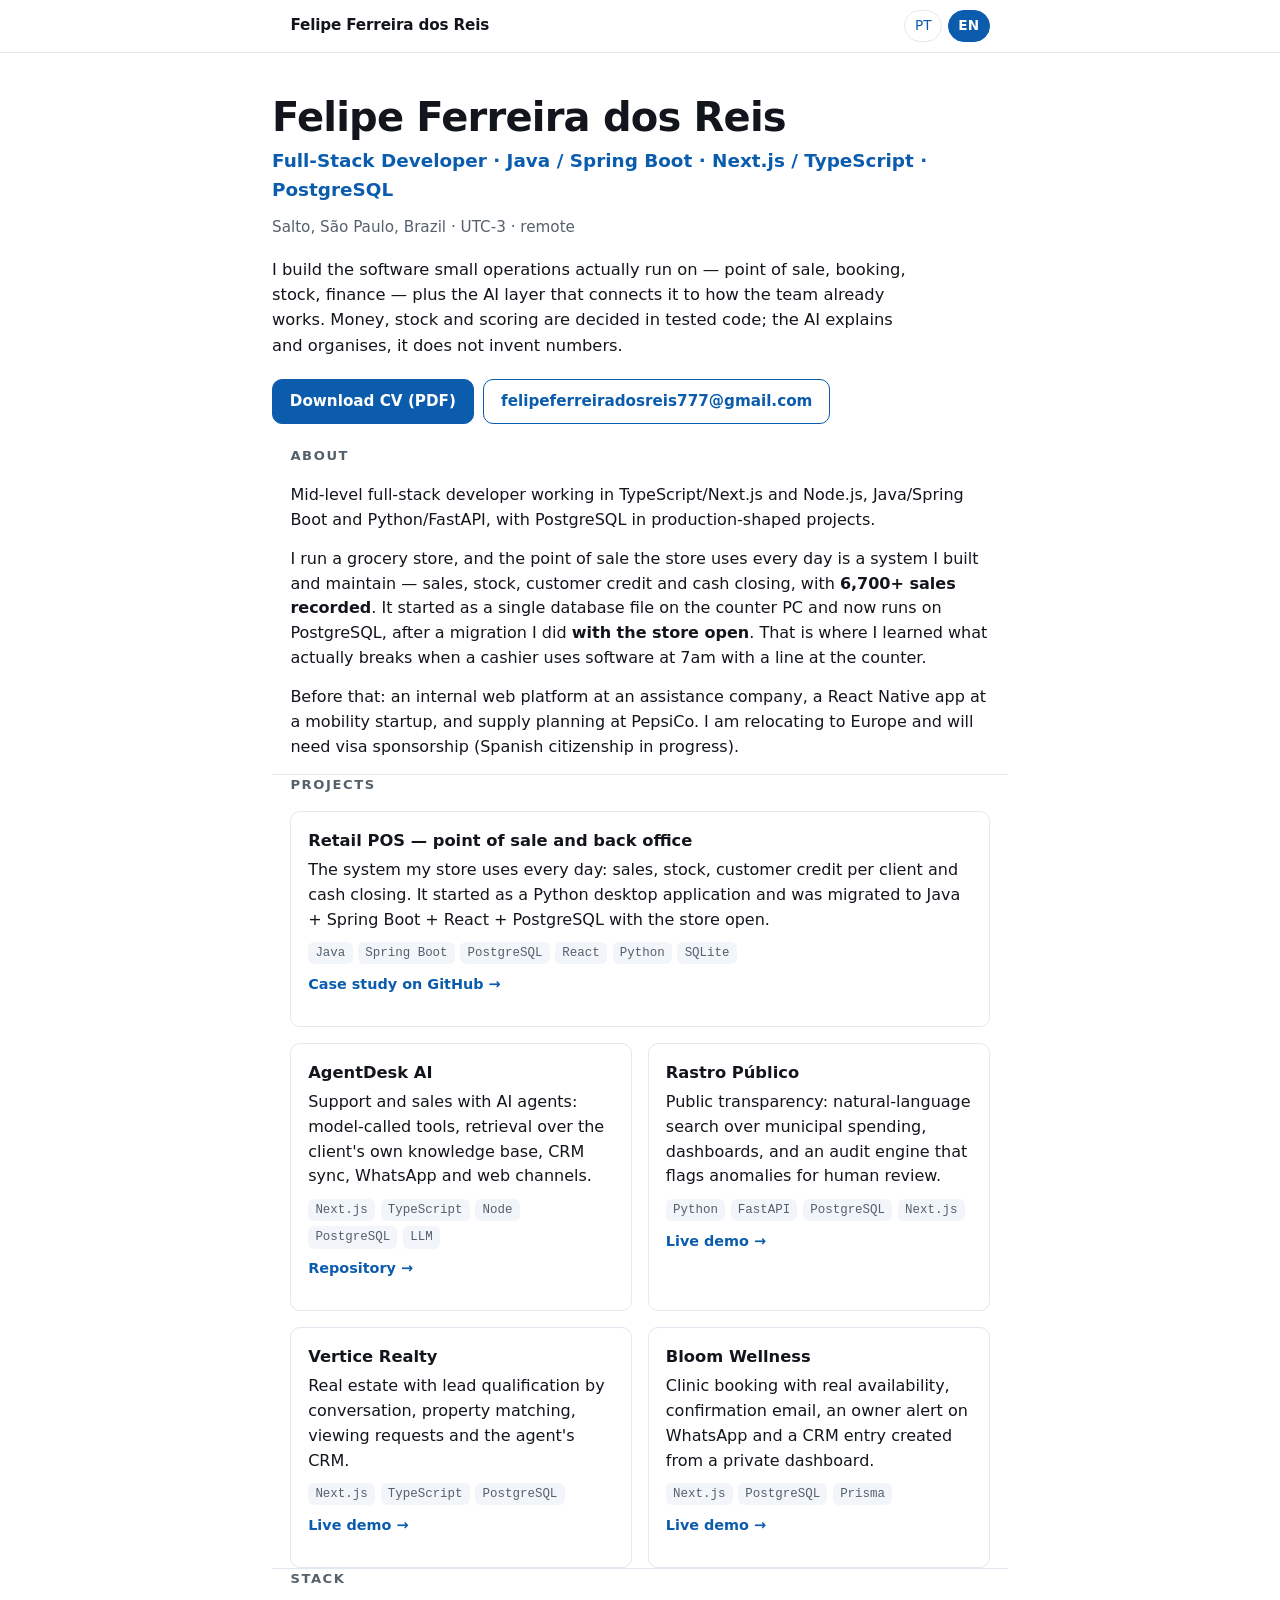
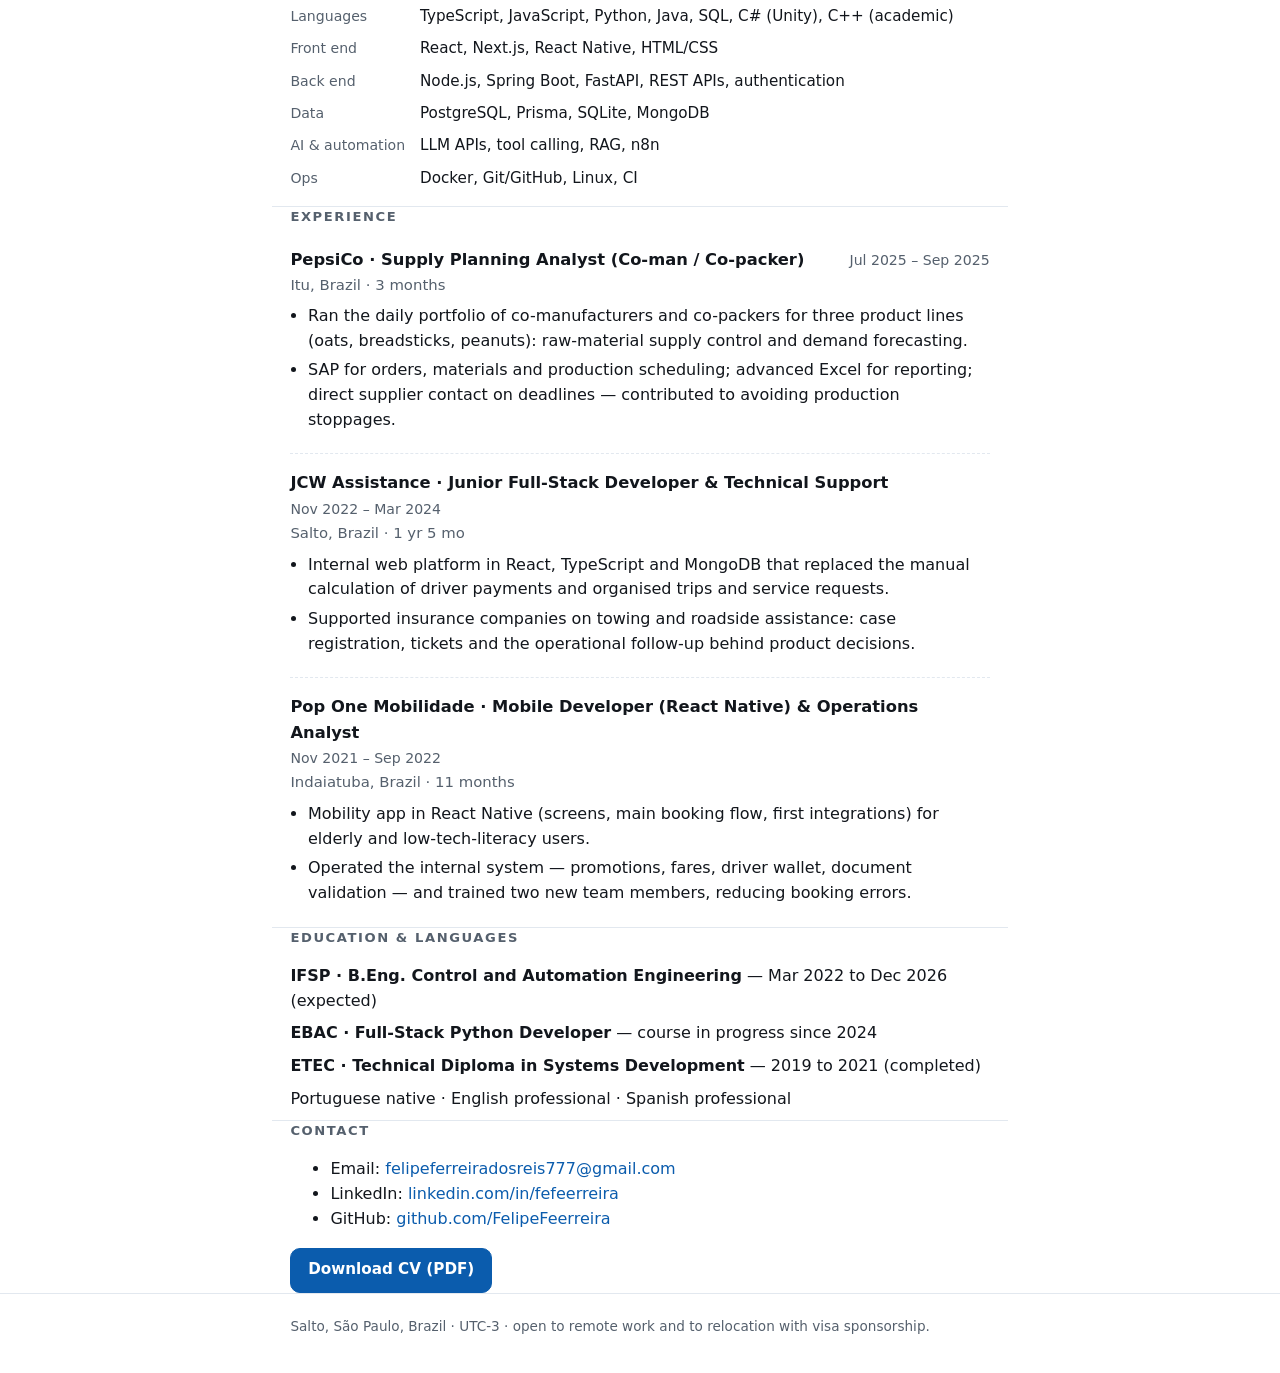
<file: en.html>
<!doctype html>
<html lang="en">
<head>
<meta charset="utf-8">
<meta name="viewport" content="width=device-width, initial-scale=1">
<title>Felipe Ferreira dos Reis — Full-Stack Developer</title>
<meta name="description" content="Full-stack developer in TypeScript/Next.js, Java/Spring Boot and Python/FastAPI. I built and maintain the point of sale my family's grocery store runs on.">
<meta name="theme-color" content="#0b5cad">
<link rel="stylesheet" href="style.css">
<link rel="alternate" hreflang="pt-BR" href="index.html">
</head>
<body>

<div class="top">
  <div class="wrap">
    <span class="name">Felipe Ferreira dos Reis</span>
    <nav class="lang" aria-label="Language">
      <a href="index.html" hreflang="pt-BR">PT</a>
      <span aria-current="true">EN</span>
    </nav>
  </div>
</div>

<header class="hero wrap">
  <h1>Felipe Ferreira dos Reis</h1>
  <p class="headline">Full-Stack Developer · Java / Spring Boot · Next.js / TypeScript · PostgreSQL</p>
  <p class="meta">Salto, São Paulo, Brazil · UTC-3 · remote</p>
  <p class="lede">I build the software small operations actually run on — point of sale, booking, stock, finance — plus the AI layer that connects it to how the team already works. Money, stock and scoring are decided in tested code; the AI explains and organises, it does not invent numbers.</p>
  <div class="actions">
    <a class="btn primary" href="felipe-ferreira-cv.pdf" download>Download CV (PDF)</a>
    <a class="btn ghost" href="mailto:felipeferreiradosreis777@gmail.com">felipeferreiradosreis777@gmail.com</a>
  </div>
</header>

<main>
  <section class="wrap" id="about">
    <h2>About</h2>
    <p>Mid-level full-stack developer working in TypeScript/Next.js and Node.js, Java/Spring Boot and Python/FastAPI, with PostgreSQL in production-shaped projects.</p>
    <p>I run a grocery store, and the point of sale the store uses every day is a system I built and maintain — sales, stock, customer credit and cash closing, with <strong>6,700+ sales recorded</strong>. It started as a single database file on the counter PC and now runs on PostgreSQL, after a migration I did <strong>with the store open</strong>. That is where I learned what actually breaks when a cashier uses software at 7am with a line at the counter.</p>
    <p>Before that: an internal web platform at an assistance company, a React Native app at a mobility startup, and supply planning at PepsiCo. I am relocating to Europe and will need visa sponsorship (Spanish citizenship in progress).</p>
  </section>

  <section class="wrap" id="projects">
    <h2>Projects</h2>
    <div class="projects">

      <article class="card wide">
        <h3>Retail POS — point of sale and back office</h3>
        <p class="problem">The system my store uses every day: sales, stock, customer credit per client and cash closing. It started as a Python desktop application and was migrated to Java + Spring Boot + React + PostgreSQL with the store open.</p>
        <ul class="tags"><li>Java</li><li>Spring Boot</li><li>PostgreSQL</li><li>React</li><li>Python</li><li>SQLite</li></ul>
        <p class="links">
          <a href="https://github.com/FelipeFeerreira/retail-pos-case-study">Case study on GitHub →</a>
        </p>
      </article>

      <article class="card">
        <h3>AgentDesk AI</h3>
        <p class="problem">Support and sales with AI agents: model-called tools, retrieval over the client's own knowledge base, CRM sync, WhatsApp and web channels.</p>
        <ul class="tags"><li>Next.js</li><li>TypeScript</li><li>Node</li><li>PostgreSQL</li><li>LLM</li></ul>
        <p class="links"><a href="https://github.com/FelipeFeerreira/agentdesk-ai">Repository →</a></p>
      </article>

      <article class="card">
        <h3>Rastro Público</h3>
        <p class="problem">Public transparency: natural-language search over municipal spending, dashboards, and an audit engine that flags anomalies for human review.</p>
        <ul class="tags"><li>Python</li><li>FastAPI</li><li>PostgreSQL</li><li>Next.js</li></ul>
        <p class="links"><a href="https://rastro-publico.vercel.app">Live demo →</a></p>
      </article>

      <article class="card">
        <h3>Vertice Realty</h3>
        <p class="problem">Real estate with lead qualification by conversation, property matching, viewing requests and the agent's CRM.</p>
        <ul class="tags"><li>Next.js</li><li>TypeScript</li><li>PostgreSQL</li></ul>
        <p class="links"><a href="https://vertice-realty.vercel.app">Live demo →</a></p>
      </article>

      <article class="card">
        <h3>Bloom Wellness</h3>
        <p class="problem">Clinic booking with real availability, confirmation email, an owner alert on WhatsApp and a CRM entry created from a private dashboard.</p>
        <ul class="tags"><li>Next.js</li><li>PostgreSQL</li><li>Prisma</li></ul>
        <p class="links"><a href="https://bloom-wellnessdefinitive.vercel.app">Live demo →</a></p>
      </article>

    </div>
  </section>

  <section class="wrap" id="stack">
    <h2>Stack</h2>
    <dl class="stack">
      <div><dt>Languages</dt><dd>TypeScript, JavaScript, Python, Java, SQL, C# (Unity), C++ (academic)</dd></div>
      <div><dt>Front end</dt><dd>React, Next.js, React Native, HTML/CSS</dd></div>
      <div><dt>Back end</dt><dd>Node.js, Spring Boot, FastAPI, REST APIs, authentication</dd></div>
      <div><dt>Data</dt><dd>PostgreSQL, Prisma, SQLite, MongoDB</dd></div>
      <div><dt>AI &amp; automation</dt><dd>LLM APIs, tool calling, RAG, n8n</dd></div>
      <div><dt>Ops</dt><dd>Docker, Git/GitHub, Linux, CI</dd></div>
    </dl>
  </section>

  <section class="wrap" id="experience">
    <h2>Experience</h2>

    <div class="job">
      <div class="head"><h3>PepsiCo · Supply Planning Analyst (Co-man / Co-packer)</h3><span class="when">Jul 2025 – Sep 2025</span></div>
      <p class="role">Itu, Brazil · 3 months</p>
      <ul>
        <li>Ran the daily portfolio of co-manufacturers and co-packers for three product lines (oats, breadsticks, peanuts): raw-material supply control and demand forecasting.</li>
        <li>SAP for orders, materials and production scheduling; advanced Excel for reporting; direct supplier contact on deadlines — contributed to avoiding production stoppages.</li>
      </ul>
    </div>

    <div class="job">
      <div class="head"><h3>JCW Assistance · Junior Full-Stack Developer &amp; Technical Support</h3><span class="when">Nov 2022 – Mar 2024</span></div>
      <p class="role">Salto, Brazil · 1 yr 5 mo</p>
      <ul>
        <li>Internal web platform in React, TypeScript and MongoDB that replaced the manual calculation of driver payments and organised trips and service requests.</li>
        <li>Supported insurance companies on towing and roadside assistance: case registration, tickets and the operational follow-up behind product decisions.</li>
      </ul>
    </div>

    <div class="job">
      <div class="head"><h3>Pop One Mobilidade · Mobile Developer (React Native) &amp; Operations Analyst</h3><span class="when">Nov 2021 – Sep 2022</span></div>
      <p class="role">Indaiatuba, Brazil · 11 months</p>
      <ul>
        <li>Mobility app in React Native (screens, main booking flow, first integrations) for elderly and low-tech-literacy users.</li>
        <li>Operated the internal system — promotions, fares, driver wallet, document validation — and trained two new team members, reducing booking errors.</li>
      </ul>
    </div>
  </section>

  <section class="wrap edu" id="education">
    <h2>Education &amp; languages</h2>
    <p><b>IFSP · B.Eng. Control and Automation Engineering</b> — Mar 2022 to Dec 2026 (expected)</p>
    <p><b>EBAC · Full-Stack Python Developer</b> — course in progress since 2024</p>
    <p><b>ETEC · Technical Diploma in Systems Development</b> — 2019 to 2021 (completed)</p>
    <p>Portuguese native · English professional · Spanish professional</p>
  </section>

  <section class="wrap" id="contact">
    <h2>Contact</h2>
    <ul>
      <li>Email: <a href="mailto:felipeferreiradosreis777@gmail.com">felipeferreiradosreis777@gmail.com</a></li>
      <li>LinkedIn: <a href="https://linkedin.com/in/fefeerreira">linkedin.com/in/fefeerreira</a></li>
      <li>GitHub: <a href="https://github.com/FelipeFeerreira">github.com/FelipeFeerreira</a></li>
    </ul>
    <div class="actions">
      <a class="btn primary" href="felipe-ferreira-cv.pdf" download>Download CV (PDF)</a>
    </div>
  </section>
</main>

<footer>
  <div class="wrap">Salto, São Paulo, Brazil · UTC-3 · open to remote work and to relocation with visa sponsorship.</div>
</footer>

</body>
</html>
</file>
<file: style.css>
/* CV site — Felipe Ferreira dos Reis
   Sem framework, sem build, sem fonte externa. Mobile-first, contraste alto. */

:root {
  --bg: #ffffff;
  --ink: #12161c;
  --muted: #55606d;
  --line: #e2e8ef;
  --accent: #0b5cad;
  --accent-soft: #eef4fb;
  --chip: #f2f5f9;
  --radius: 10px;
  --wrap: 46rem;
}

@media (prefers-color-scheme: dark) {
  :root {
    --bg: #0e1116;
    --ink: #eef2f7;
    --muted: #9fb0c3;
    --line: #232c38;
    --accent: #6bb0ff;
    --accent-soft: #16202c;
    --chip: #1a232e;
  }
}

* { box-sizing: border-box; }

html { -webkit-text-size-adjust: 100%; }

body {
  margin: 0;
  background: var(--bg);
  color: var(--ink);
  font: 16px/1.55 system-ui, -apple-system, "Segoe UI", Roboto, Helvetica, Arial, sans-serif;
}

a { color: var(--accent); text-decoration: none; }
a:hover, a:focus { text-decoration: underline; }
a:focus-visible { outline: 2px solid var(--accent); outline-offset: 2px; border-radius: 4px; }

.wrap { max-width: var(--wrap); margin: 0 auto; padding: 0 1.15rem; }

/* top bar */
.top {
  position: sticky; top: 0; z-index: 10;
  background: color-mix(in srgb, var(--bg) 92%, transparent);
  border-bottom: 1px solid var(--line);
  backdrop-filter: blur(6px);
}
.top .wrap { display: flex; align-items: center; justify-content: space-between; gap: 1rem; min-height: 52px; }
.top .name { font-weight: 700; font-size: .95rem; letter-spacing: -.01em; }
.lang { display: flex; gap: .35rem; font-size: .85rem; }
.lang a, .lang span {
  padding: .28rem .6rem; border-radius: 999px; border: 1px solid var(--line);
}
.lang [aria-current="true"] { background: var(--accent); border-color: var(--accent); color: #fff; font-weight: 600; }
@media (prefers-color-scheme: dark) { .lang [aria-current="true"] { color: #08111c; } }

/* hero */
header.hero { padding: 2.6rem 0 1.4rem; }
h1 { font-size: clamp(1.7rem, 5.2vw, 2.5rem); line-height: 1.12; margin: 0 0 .5rem; letter-spacing: -.02em; }
.headline { font-size: clamp(1rem, 2.6vw, 1.15rem); color: var(--accent); font-weight: 600; margin: 0 0 .7rem; }
.meta { color: var(--muted); font-size: .95rem; margin: 0 0 1.1rem; }
.lede { font-size: 1.02rem; margin: 0 0 1.3rem; max-width: 40rem; }

.actions { display: flex; flex-wrap: wrap; gap: .6rem; }
.btn {
  display: inline-block; padding: .62rem 1.05rem; border-radius: var(--radius);
  border: 1px solid var(--accent); font-weight: 600; font-size: .95rem;
}
.btn.primary { background: var(--accent); color: #fff; }
@media (prefers-color-scheme: dark) { .btn.primary { color: #08111c; } }
.btn.ghost { background: transparent; }

/* sections */
section { padding: 1.8rem 0; border-top: 1px solid var(--line); }
section:first-of-type { border-top: 0; }
h2 {
  font-size: .82rem; letter-spacing: .12em; text-transform: uppercase;
  color: var(--muted); margin: 0 0 1rem; font-weight: 700;
}
h3 { font-size: 1.02rem; margin: 0; }

p { margin: 0 0 .9rem; }

/* projects */
.projects { display: grid; gap: 1rem; }
.card {
  border: 1px solid var(--line); border-radius: var(--radius);
  padding: 1rem 1.05rem; background: var(--bg);
}
.card h3 { margin-bottom: .3rem; }
.card .problem { margin: .1rem 0 .6rem; }
.card .links { display: flex; flex-wrap: wrap; gap: .8rem; font-size: .9rem; margin-top: .55rem; font-weight: 600; }

.tags { display: flex; flex-wrap: wrap; gap: .35rem; margin: .2rem 0 0; padding: 0; list-style: none; }
.tags li {
  font: 500 .78rem/1 ui-monospace, SFMono-Regular, Menlo, Consolas, monospace;
  background: var(--chip); color: var(--muted);
  border-radius: 6px; padding: .3rem .45rem;
}

/* stack */
.stack { display: grid; gap: .55rem; }
.stack div { display: grid; grid-template-columns: 7.5rem 1fr; gap: .6rem; align-items: baseline; }
.stack dt { color: var(--muted); font-size: .88rem; margin: 0; }
.stack dd { margin: 0; font-size: .95rem; }

/* experience */
.job { padding: .2rem 0 1rem; }
.job + .job { border-top: 1px dashed var(--line); padding-top: 1rem; }
.job .head { display: flex; flex-wrap: wrap; gap: .2rem .8rem; align-items: baseline; justify-content: space-between; }
.job .when { color: var(--muted); font-size: .88rem; white-space: nowrap; }
.job .role { color: var(--muted); font-size: .93rem; margin: .1rem 0 .45rem; }
.job ul { margin: .2rem 0 0; padding-left: 1.1rem; }
.job li { margin-bottom: .3rem; }

/* education */
.edu p { margin: 0 0 .5rem; }
.edu b { font-weight: 700; }

/* contact */
.contact ul { list-style: none; margin: 0 0 1rem; padding: 0; display: grid; gap: .35rem; }

footer { border-top: 1px solid var(--line); padding: 1.4rem 0 2.2rem; color: var(--muted); font-size: .85rem; }

@media (min-width: 40rem) {
  .projects { grid-template-columns: 1fr 1fr; }
  .projects .card.wide { grid-column: 1 / -1; }
}

@media print {
  .top, .actions, .lang { display: none; }
  body { font-size: 12px; }
  section { break-inside: avoid; }
}
</file>
